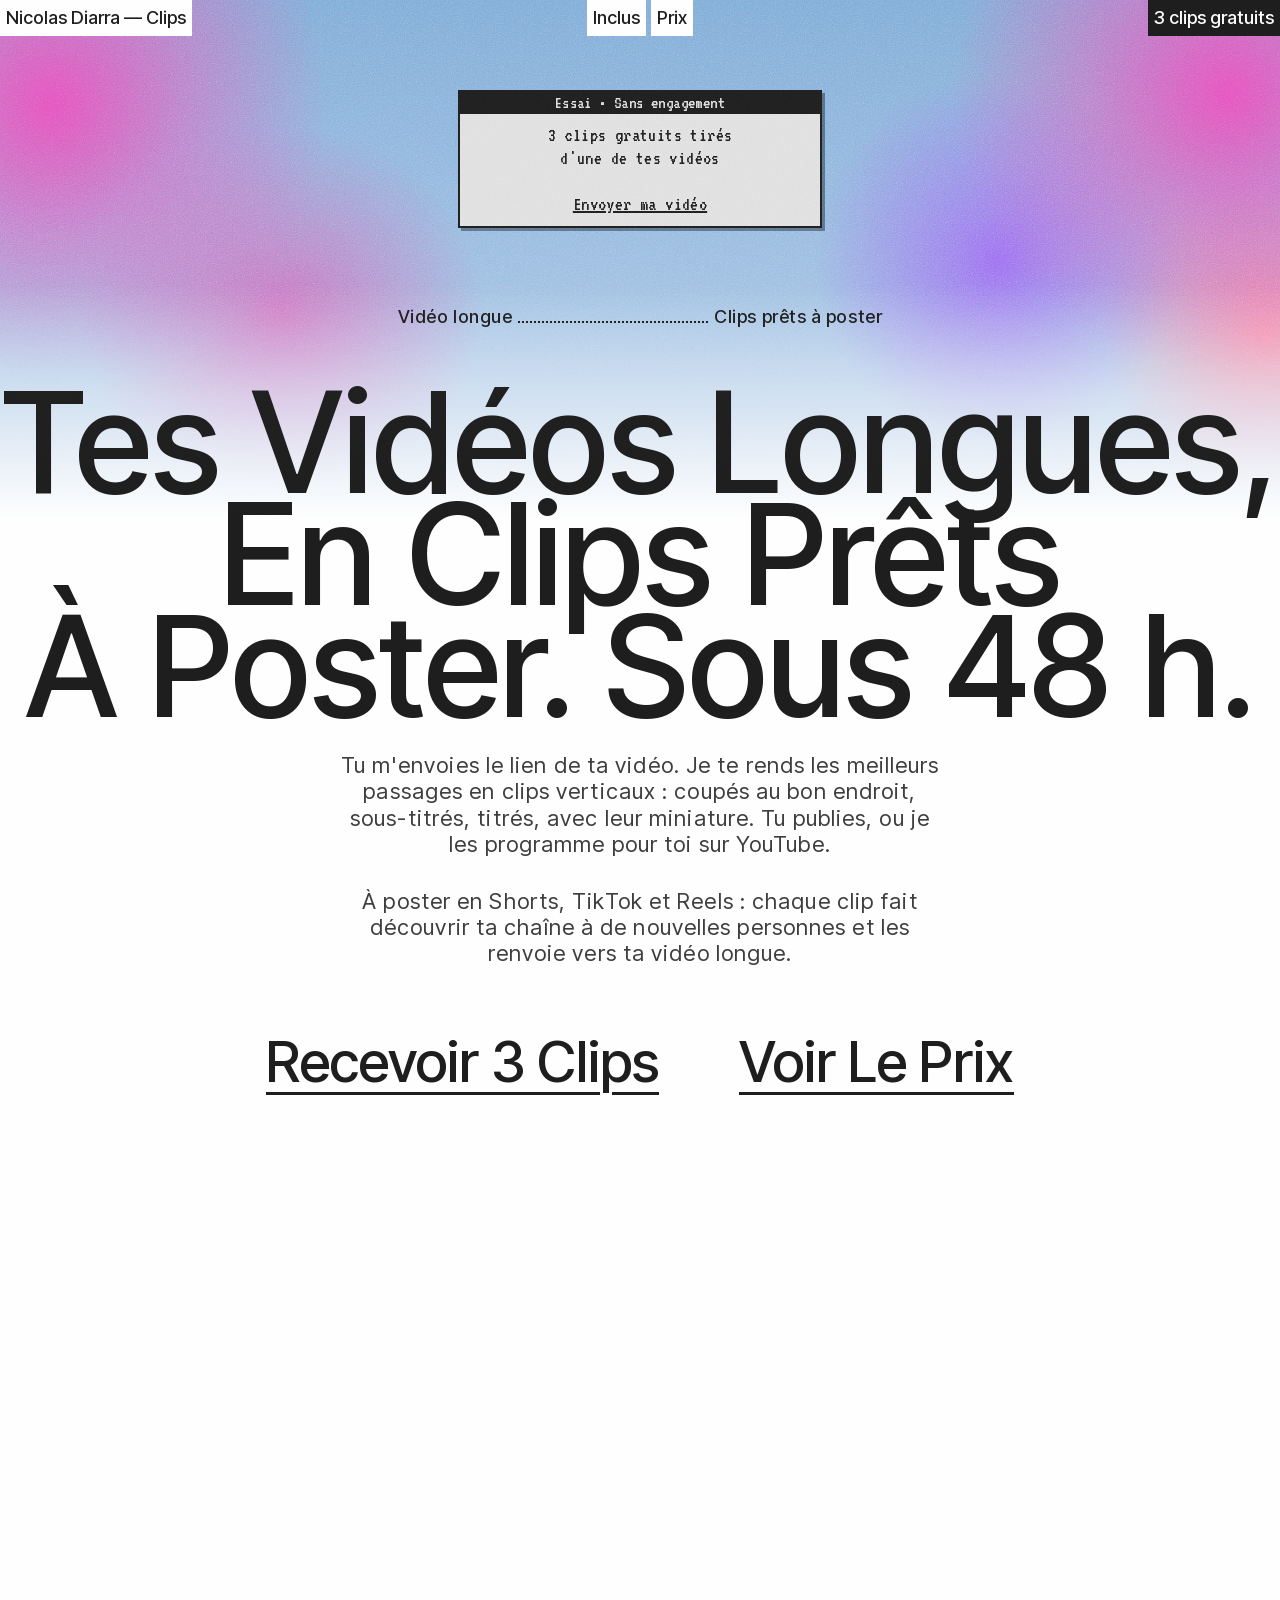
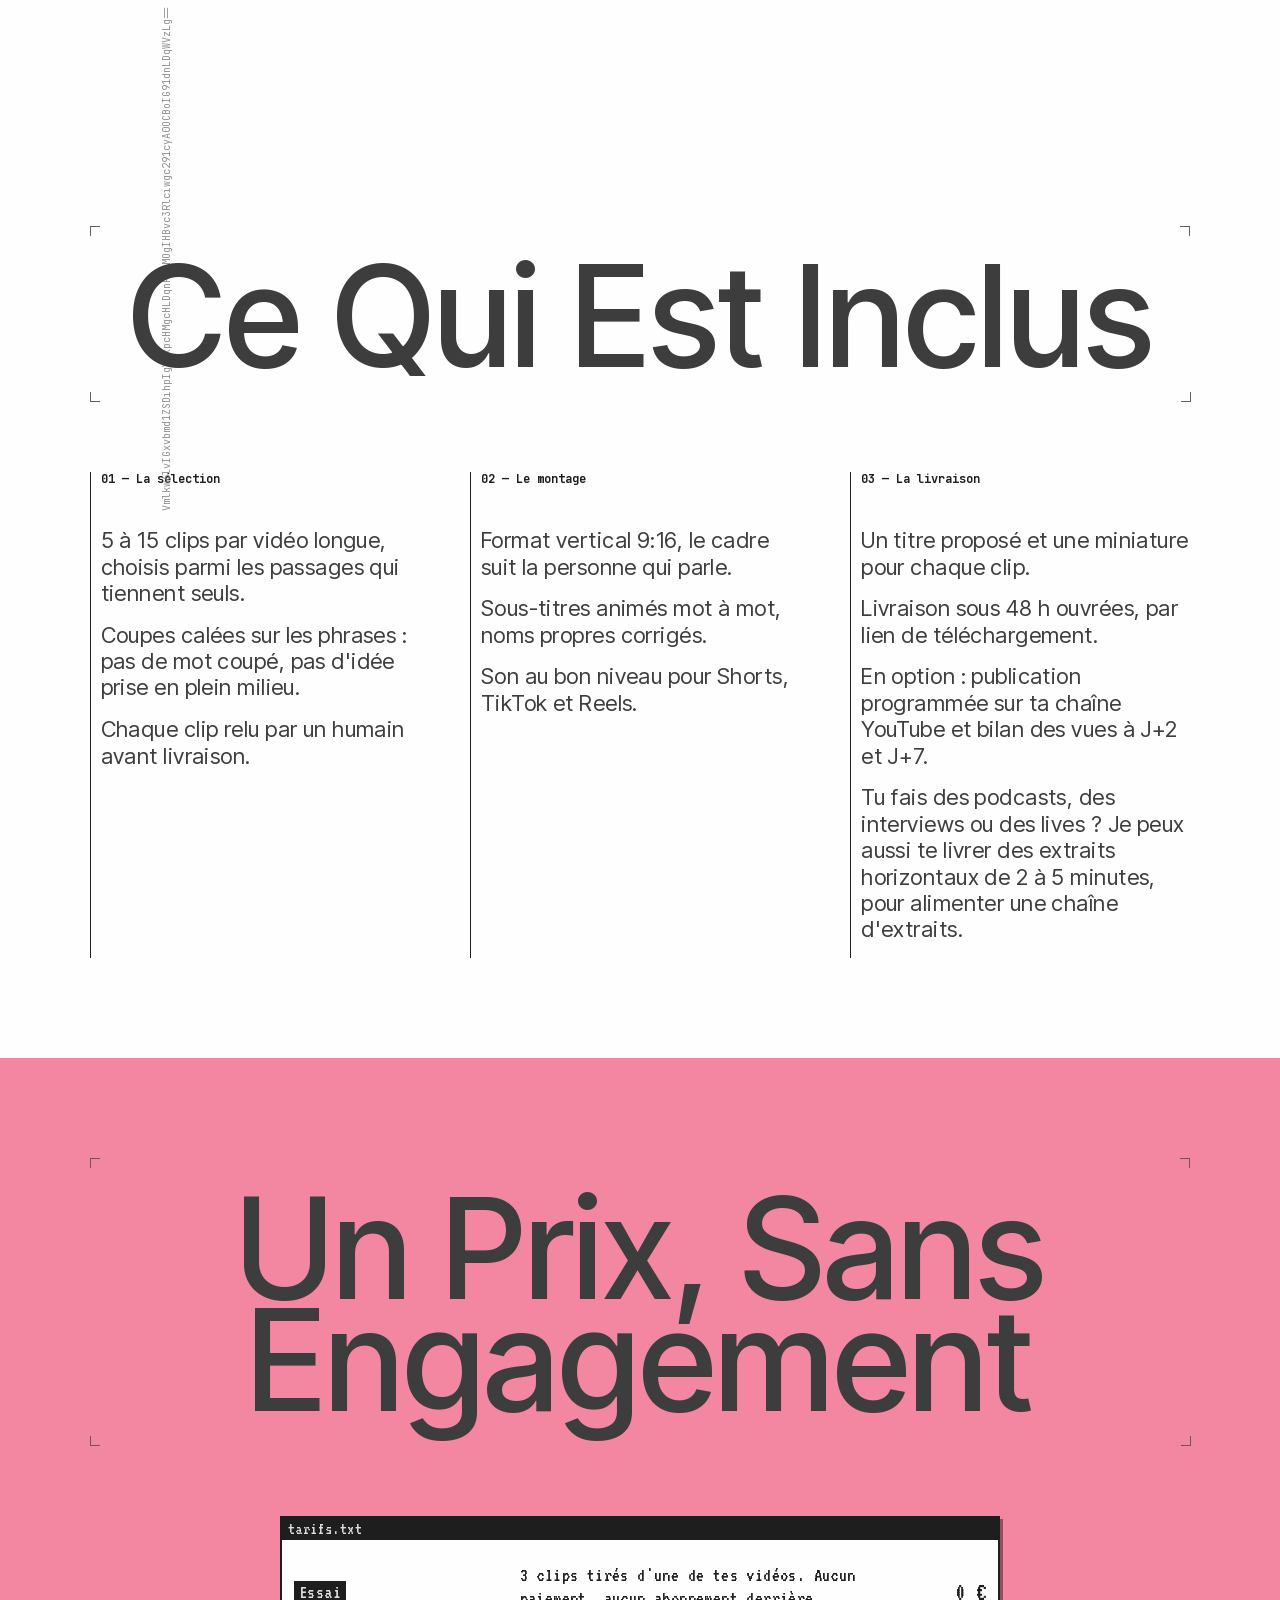
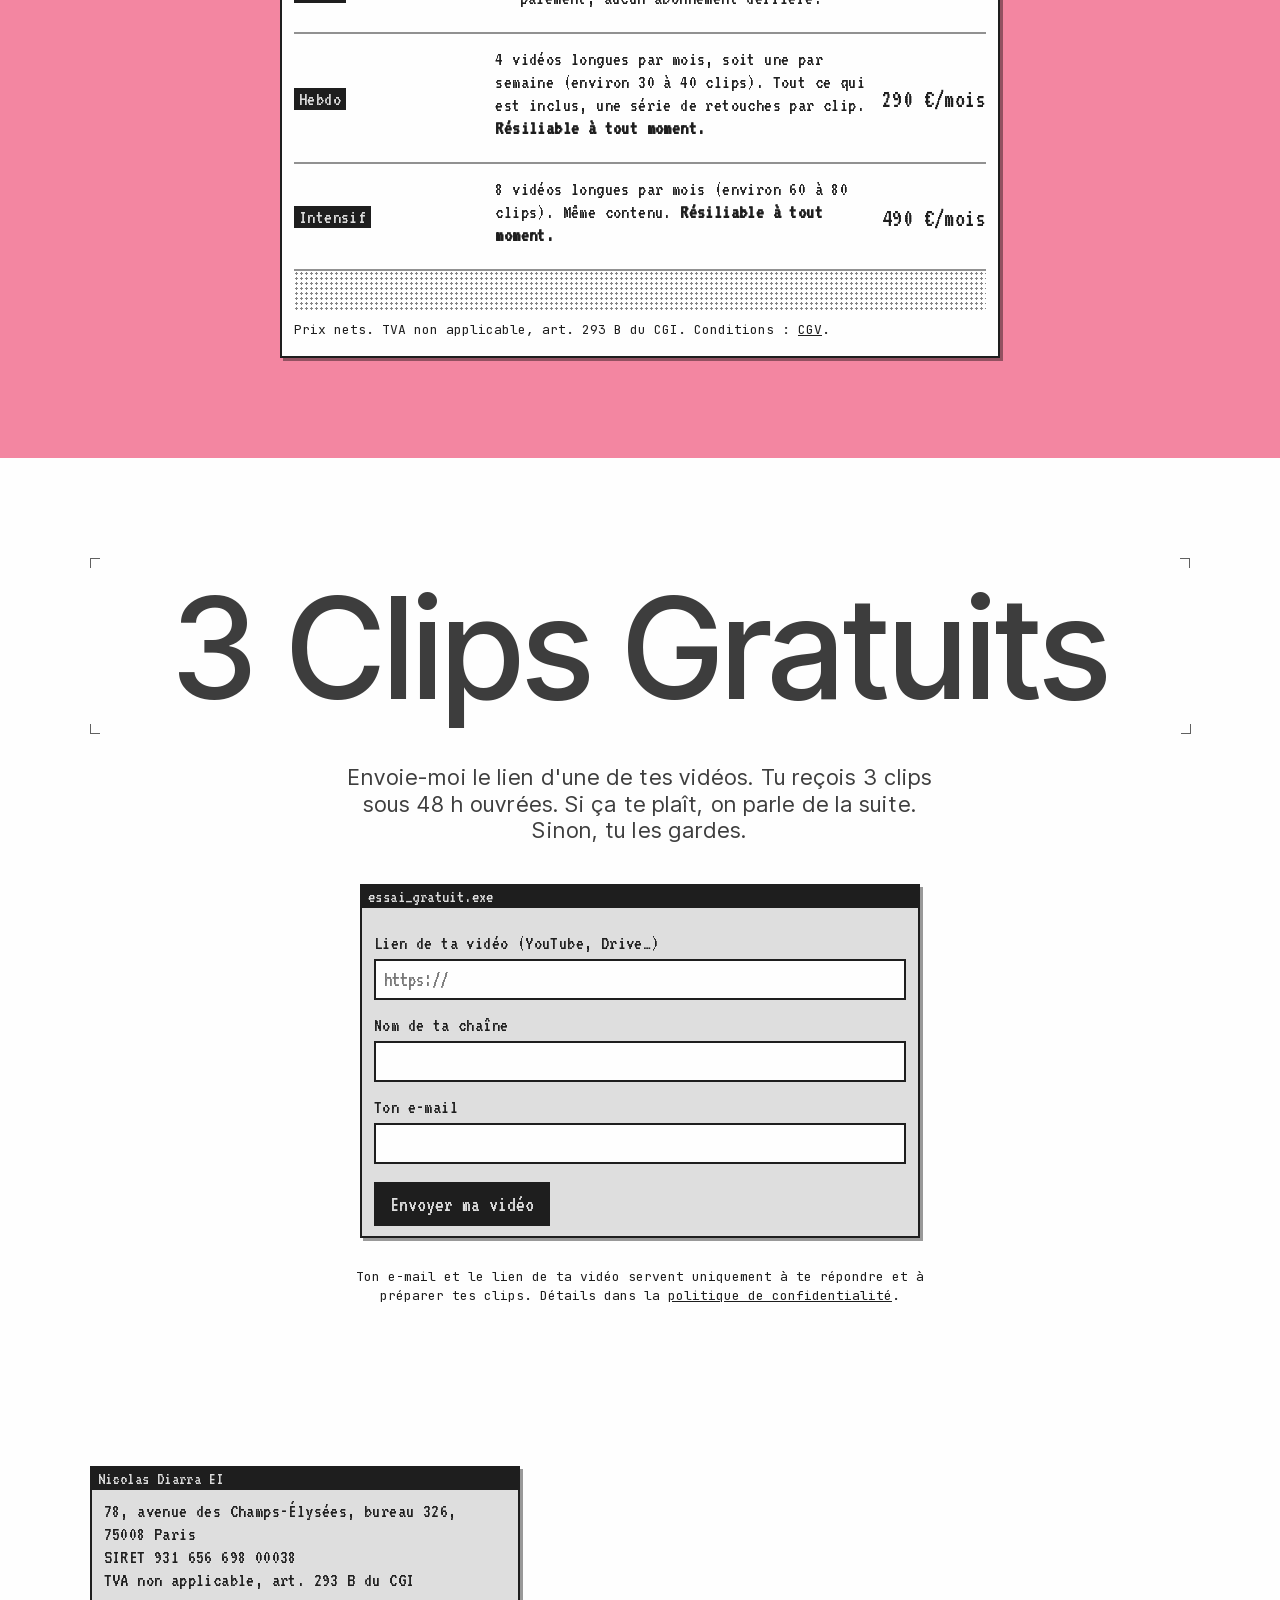
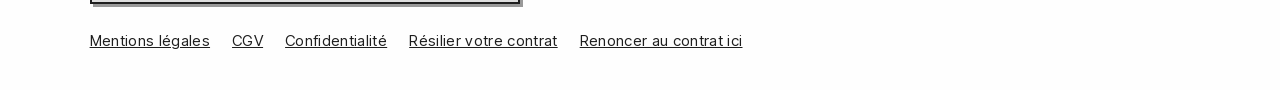
<file: index.html>
<!doctype html>
<html lang="fr">
<head>
  <meta charset="utf-8">
  <meta name="viewport" content="width=device-width, initial-scale=1">
  <meta http-equiv="Content-Security-Policy" content="default-src 'self'; script-src 'self'; style-src 'self'; img-src 'self' data:; font-src 'self'; connect-src https://script.google.com https://script.googleusercontent.com https://formsubmit.co; object-src 'none'; base-uri 'none'; form-action https://script.google.com">
  <meta name="referrer" content="strict-origin-when-cross-origin">
  <title>Tes vidéos longues en clips prêts à poster — Nicolas Diarra</title>
  <meta name="description" content="Clips verticaux sous-titrés, titrés, avec miniature, tirés de tes vidéos longues. Livrés sous 48 h ouvrées. Abonnement sans engagement.">
  <link rel="icon" href="favicon.svg" type="image/svg+xml">
  <link rel="icon" href="favicon.ico" sizes="32x32">
  <link rel="apple-touch-icon" href="apple-touch-icon.png">
  <link rel="stylesheet" href="theme.css">
  <link rel="stylesheet" href="style.css">
</head>
<body>

<header class="nav">
  <div><a href="#">Nicolas Diarra — Clips</a></div>
  <div class="centre">
    <a href="#inclus">Inclus</a>
    <a href="#prix">Prix</a>
  </div>
  <div><a class="noir" href="#essai">3 clips gratuits</a></div>
</header>

<main>

<section class="heros">
  <div class="fenetre">
    <div class="barre">Essai • Sans engagement</div>
    <div class="contenu">3 clips gratuits tirés<br>d'une de tes vidéos<br><br><a href="#essai">Envoyer ma vidéo</a></div>
  </div>

  <p class="pointilles">Vidéo longue <span class="points"></span> Clips prêts à poster</p>

  <h1 class="geant">Tes Vidéos Longues,<br>En Clips Prêts<br>À Poster. Sous 48&nbsp;h.</h1>

  <p class="centre-texte chapeau">Tu m'envoies le lien de ta vidéo. Je te rends les meilleurs passages en clips verticaux : coupés au bon endroit, sous-titrés, titrés, avec leur miniature. Tu publies, ou je les programme pour toi sur YouTube.</p>
  <p class="centre-texte chapeau">À poster en Shorts, TikTok et Reels : chaque clip fait découvrir ta chaîne à de nouvelles personnes et les renvoie vers ta vidéo longue.</p>

  <div class="actions">
    <a class="action" href="#essai">Recevoir 3 Clips</a>
    <a class="action" href="#prix">Voir Le Prix</a>
  </div>

  <span class="vertical" aria-hidden="true">Vmlkw6lvIGxvbmd1ZSDihpIgY2xpcHMgcHLDqnRzIMOgIHBvc3Rlciwgc291cyA0OCBoIG91dnLDqWVzLg==</span>
</section>

<section id="inclus">
  <div class="crochets"><h2 class="grand">Ce Qui Est Inclus</h2></div>

  <div class="colonnes">
    <div class="colonne">
      <span class="mono">01 — La sélection</span>
      <ul>
        <li>5 à 15 clips par vidéo longue, choisis parmi les passages qui tiennent seuls.</li>
        <li>Coupes calées sur les phrases : pas de mot coupé, pas d'idée prise en plein milieu.</li>
        <li>Chaque clip relu par un humain avant livraison.</li>
      </ul>
    </div>
    <div class="colonne">
      <span class="mono">02 — Le montage</span>
      <ul>
        <li>Format vertical 9:16, le cadre suit la personne qui parle.</li>
        <li>Sous-titres animés mot à mot, noms propres corrigés.</li>
        <li>Son au bon niveau pour Shorts, TikTok et Reels.</li>
      </ul>
    </div>
    <div class="colonne">
      <span class="mono">03 — La livraison</span>
      <ul>
        <li>Un titre proposé et une miniature pour chaque clip.</li>
        <li>Livraison sous 48 h ouvrées, par lien de téléchargement.</li>
        <li>En option : publication programmée sur ta chaîne YouTube et bilan des vues à J+2 et J+7.</li>
        <li>Tu fais des podcasts, des interviews ou des lives ? Je peux aussi te livrer des extraits horizontaux de 2 à 5 minutes, pour alimenter une chaîne d'extraits.</li>
      </ul>
    </div>
  </div>
</section>

<section id="prix" class="rose">
  <div class="crochets"><h2 class="grand">Un Prix, Sans Engagement</h2></div>

  <div class="tarifs">
    <div class="fenetre blanche">
      <div class="barre">tarifs.txt</div>
      <div class="contenu">
        <div class="ligne">
          <span><span class="etiquette">Essai</span></span>
          <p>3 clips tirés d'une de tes vidéos. Aucun paiement, aucun abonnement derrière.</p>
          <span class="prix">0 €</span>
        </div>
        <div class="ligne">
          <span><span class="etiquette">Hebdo</span></span>
          <p>4 vidéos longues par mois, soit une par semaine (environ 30 à 40 clips). Tout ce qui est inclus, une série de retouches par clip. <strong>Résiliable à tout moment.</strong></p>
          <span class="prix">290 €/mois</span>
        </div>
        <div class="ligne">
          <span><span class="etiquette">Intensif</span></span>
          <p>8 vidéos longues par mois (environ 60 à 80 clips). Même contenu. <strong>Résiliable à tout moment.</strong></p>
          <span class="prix">490 €/mois</span>
        </div>
        <div class="fin-tableau"></div>
        <p class="note">Prix nets. TVA non applicable, art. 293 B du CGI. Conditions : <a href="cgv.html">CGV</a>.</p>
      </div>
    </div>
  </div>
</section>

<section id="essai">
  <div class="crochets"><h2 class="grand">3 Clips Gratuits</h2></div>
  <p class="centre-texte chapeau">Envoie-moi le lien d'une de tes vidéos. Tu reçois 3 clips sous 48 h ouvrées. Si ça te plaît, on parle de la suite. Sinon, tu les gardes.</p>
  <form class="fenetre formulaire" action="https://script.google.com/macros/s/AKfycbx_3Bza--3qeglQnAwqfAJykwMpxNwVE5ojVOMFkwlNm9lgNB2DnLyvJPpAOR9UVw66/exec" method="POST" data-type="essai">
    <div class="barre">essai_gratuit.exe</div>
    <div class="contenu">
      <!-- Piège à robots : champ invisible, un humain ne le remplit jamais (l'envoi est alors ignoré). -->
      <input class="piege" type="text" name="_honey" tabindex="-1" autocomplete="off" aria-hidden="true">
      <label for="essai-video">Lien de ta vidéo (YouTube, Drive…)</label>
      <input id="essai-video" name="video" type="url" required placeholder="https://" maxlength="500" autocomplete="url">
      <label for="essai-chaine">Nom de ta chaîne</label>
      <input id="essai-chaine" name="chaine" type="text" required maxlength="120" autocomplete="organization">
      <label for="essai-email">Ton e-mail</label>
      <input id="essai-email" name="email" type="email" required maxlength="254" autocomplete="email">
      <button class="bouton-terminal" type="submit">Envoyer ma vidéo</button>
    </div>
  </form>
  <p class="centre-texte note">Ton e-mail et le lien de ta vidéo servent uniquement à te répondre et à préparer tes clips. Détails dans la <a href="confidentialite.html">politique de confidentialité</a>.</p>
</section>

</main>

<footer>
  <div class="fenetre">
    <div class="barre">Nicolas Diarra EI</div>
    <div class="contenu">78, avenue des Champs-Élysées, bureau 326, 75008 Paris<br>SIRET 931 656 698 00038<br>TVA non applicable, art. 293 B du CGI</div>
  </div>
  <nav>
    <a href="mentions-legales.html">Mentions légales</a>
    <a href="cgv.html">CGV</a>
    <a href="confidentialite.html">Confidentialité</a>
    <a href="resilier.html">Résilier votre contrat</a>
    <a href="retractation.html">Renoncer au contrat ici</a>
  </nav>
</footer>

<script src="formulaires.js" defer></script>
</body>
</html>
</file>
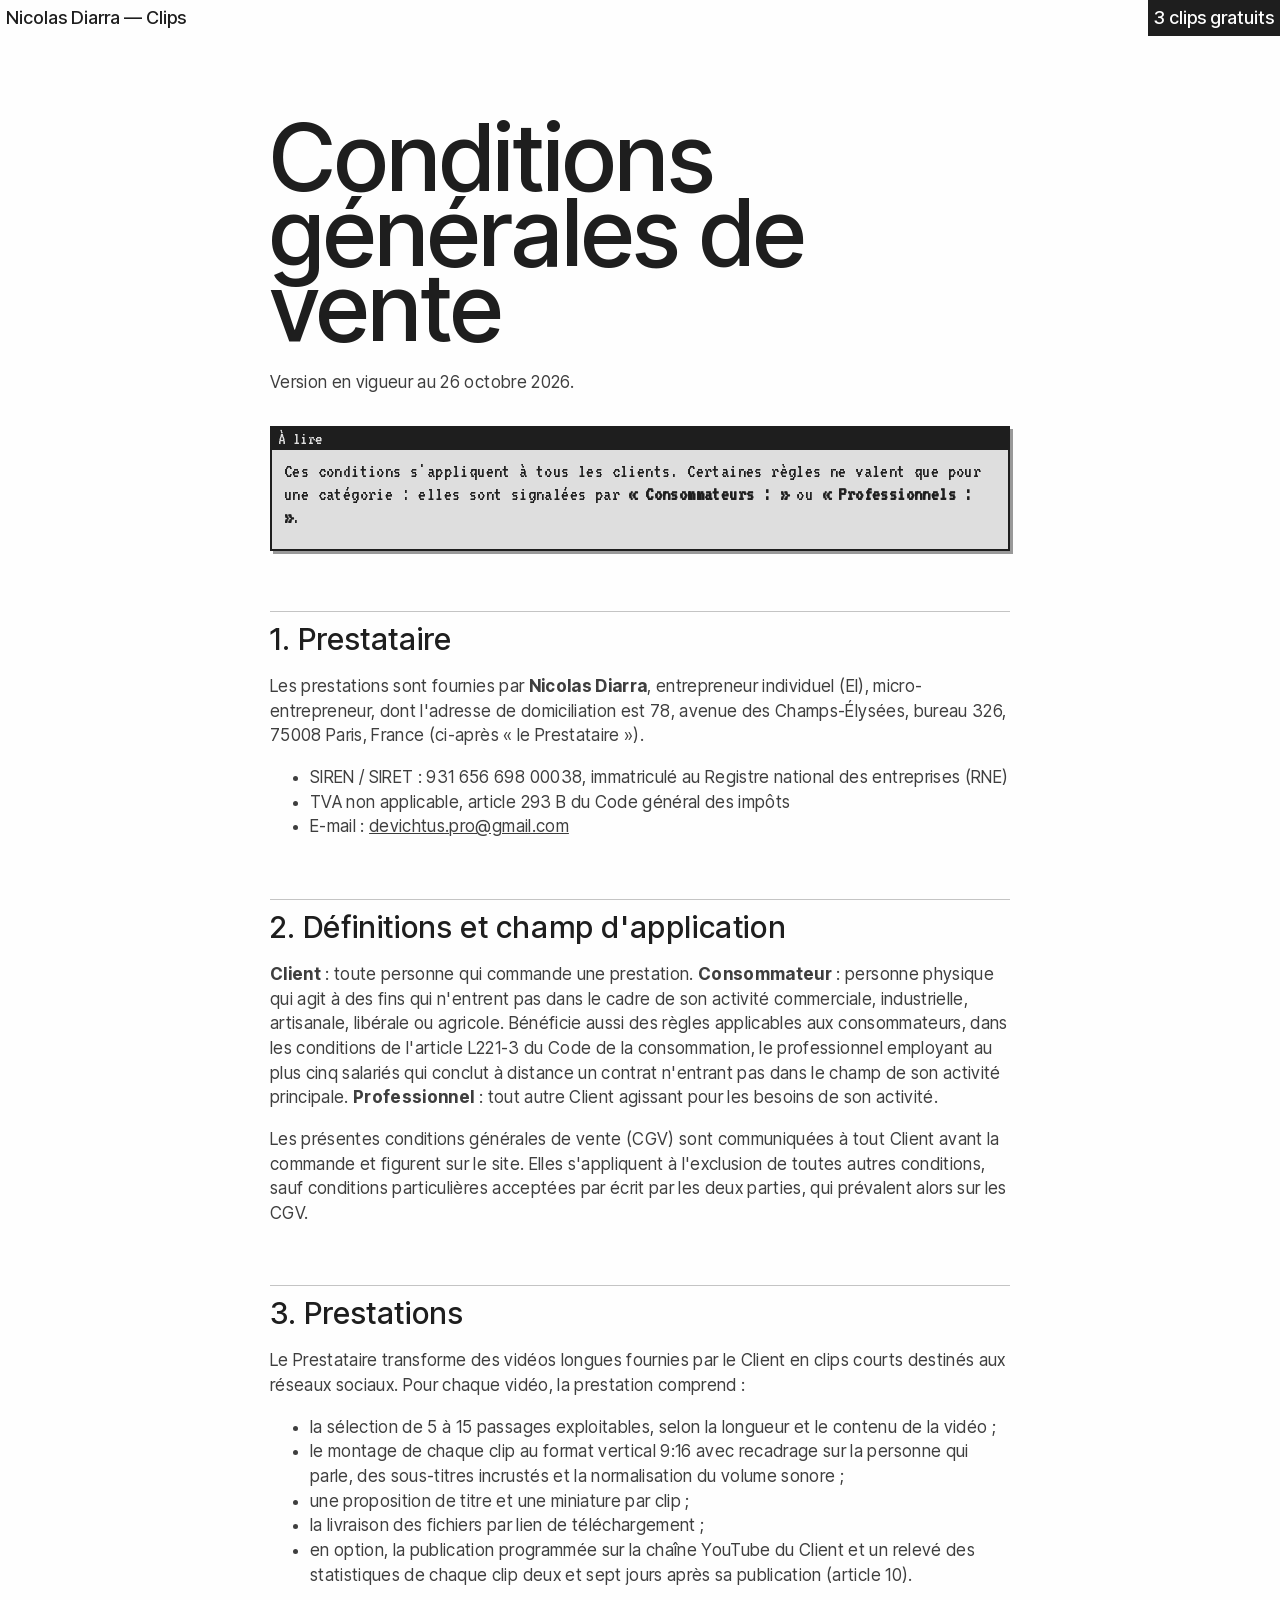
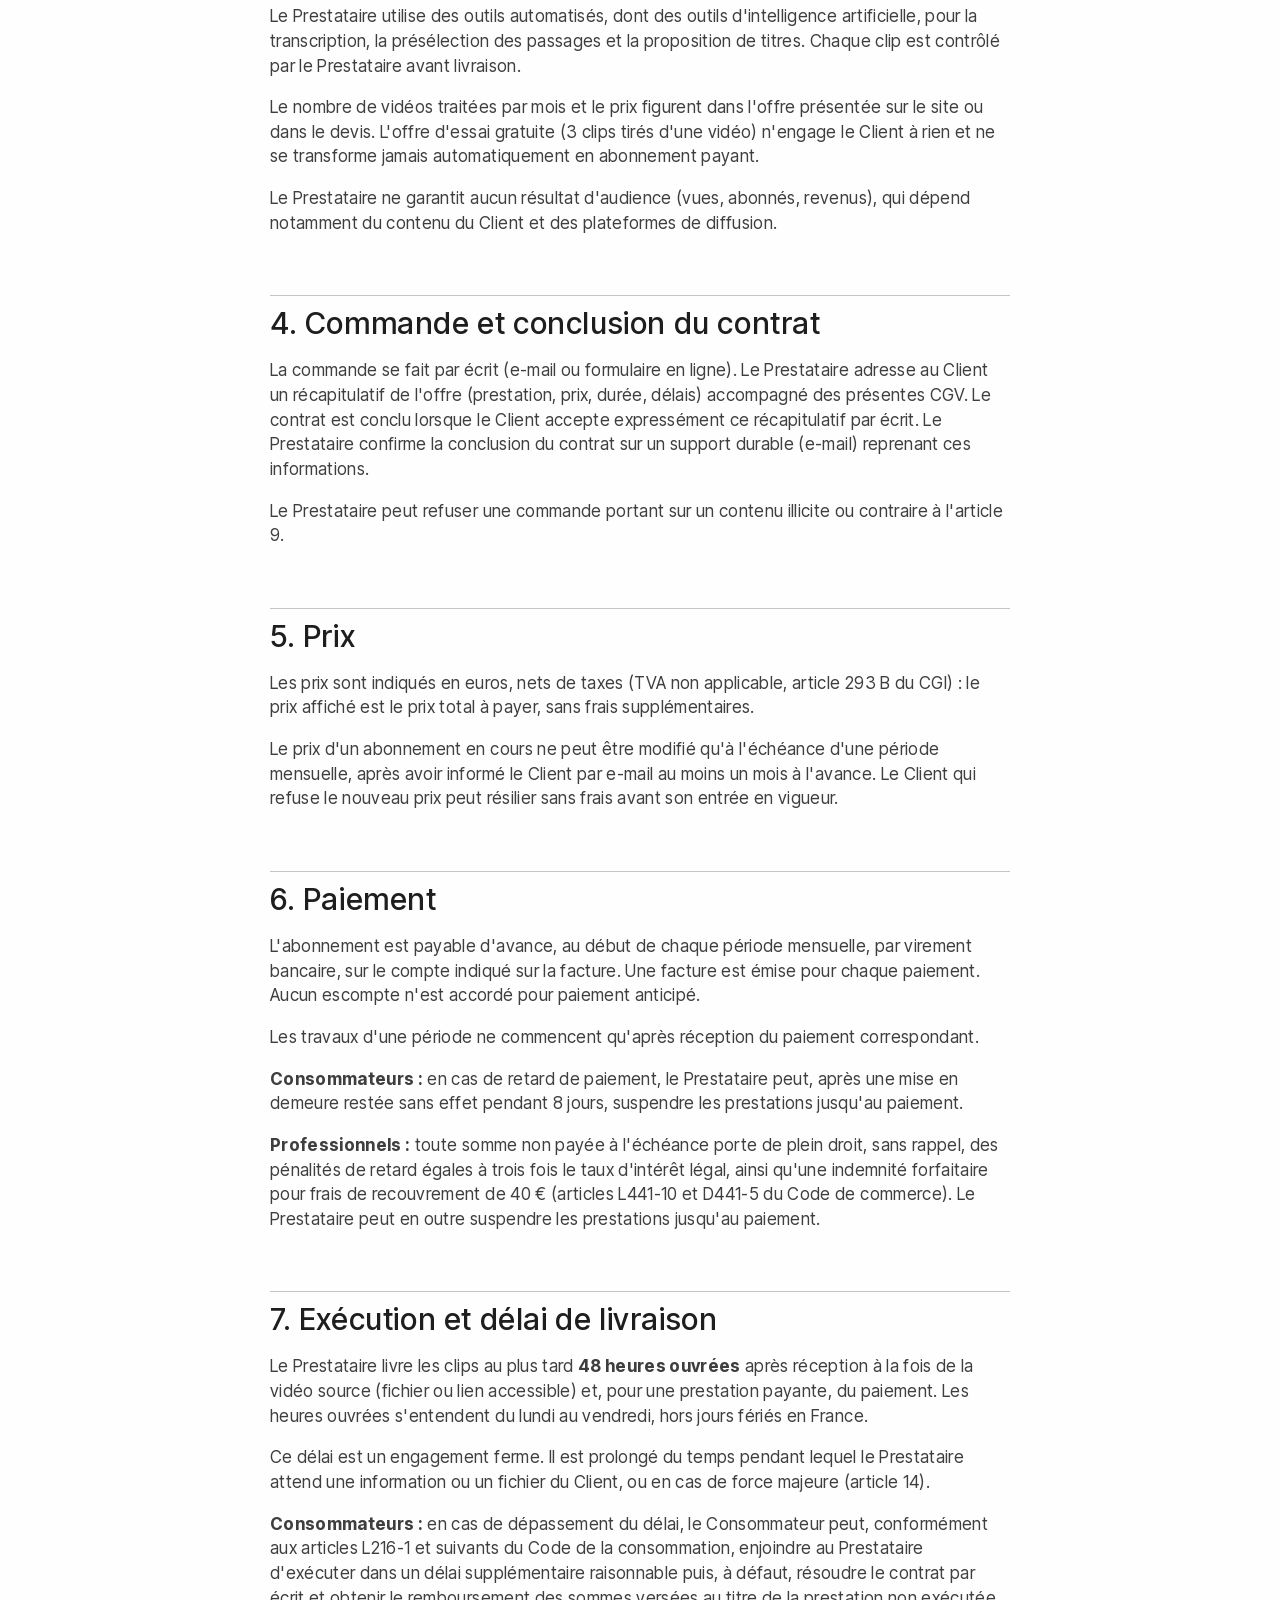
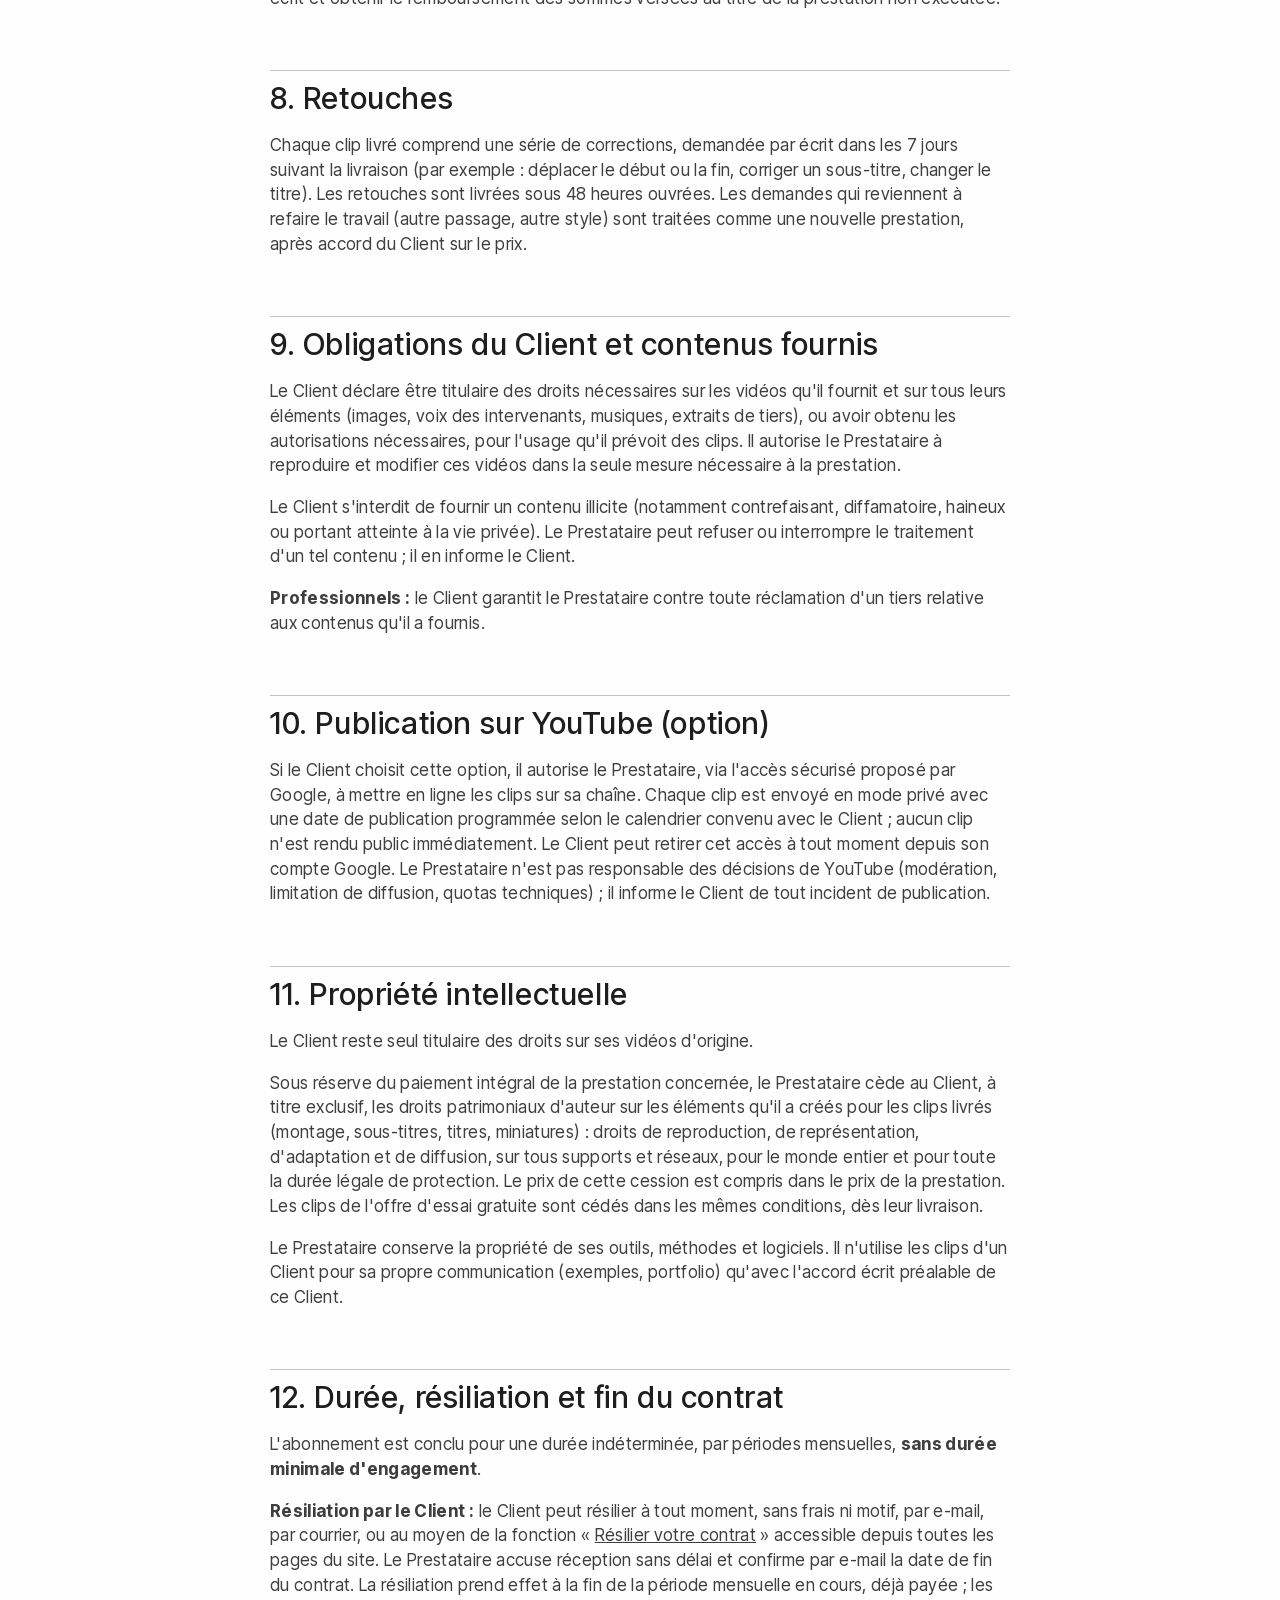
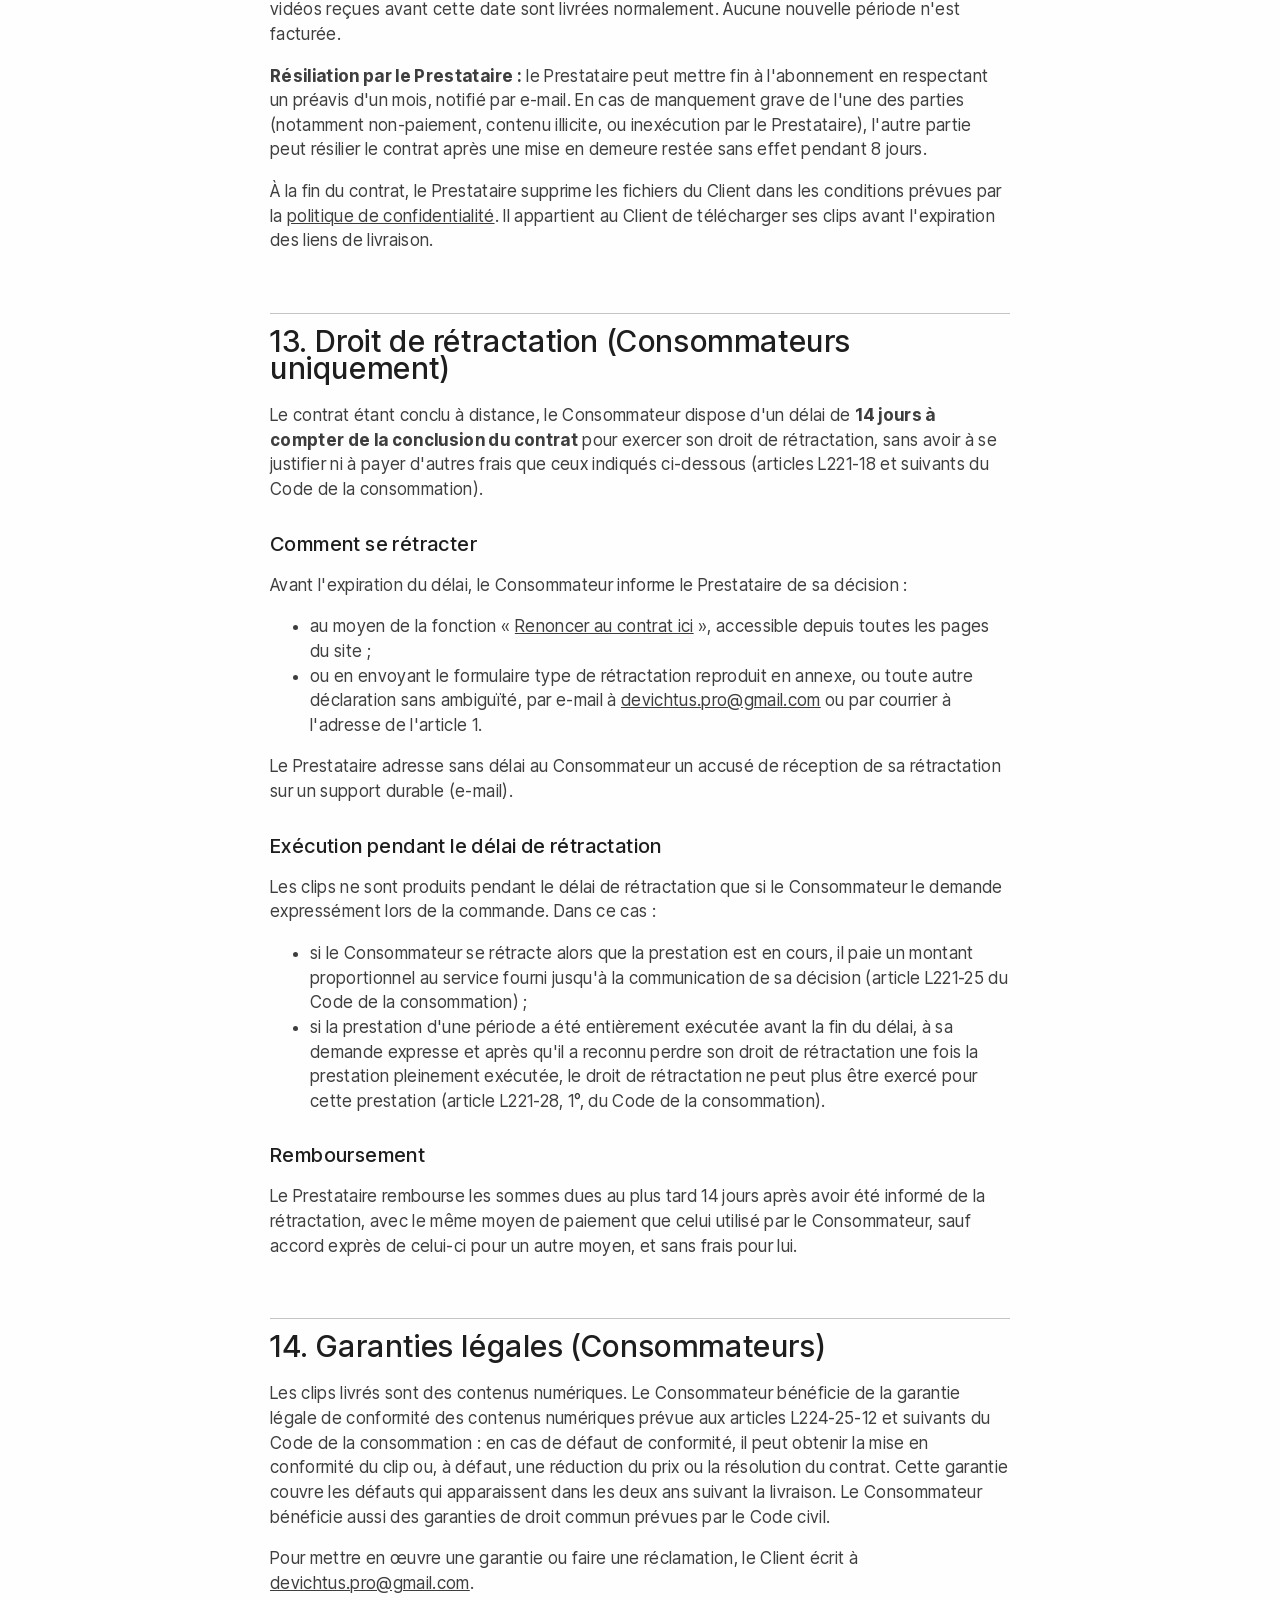
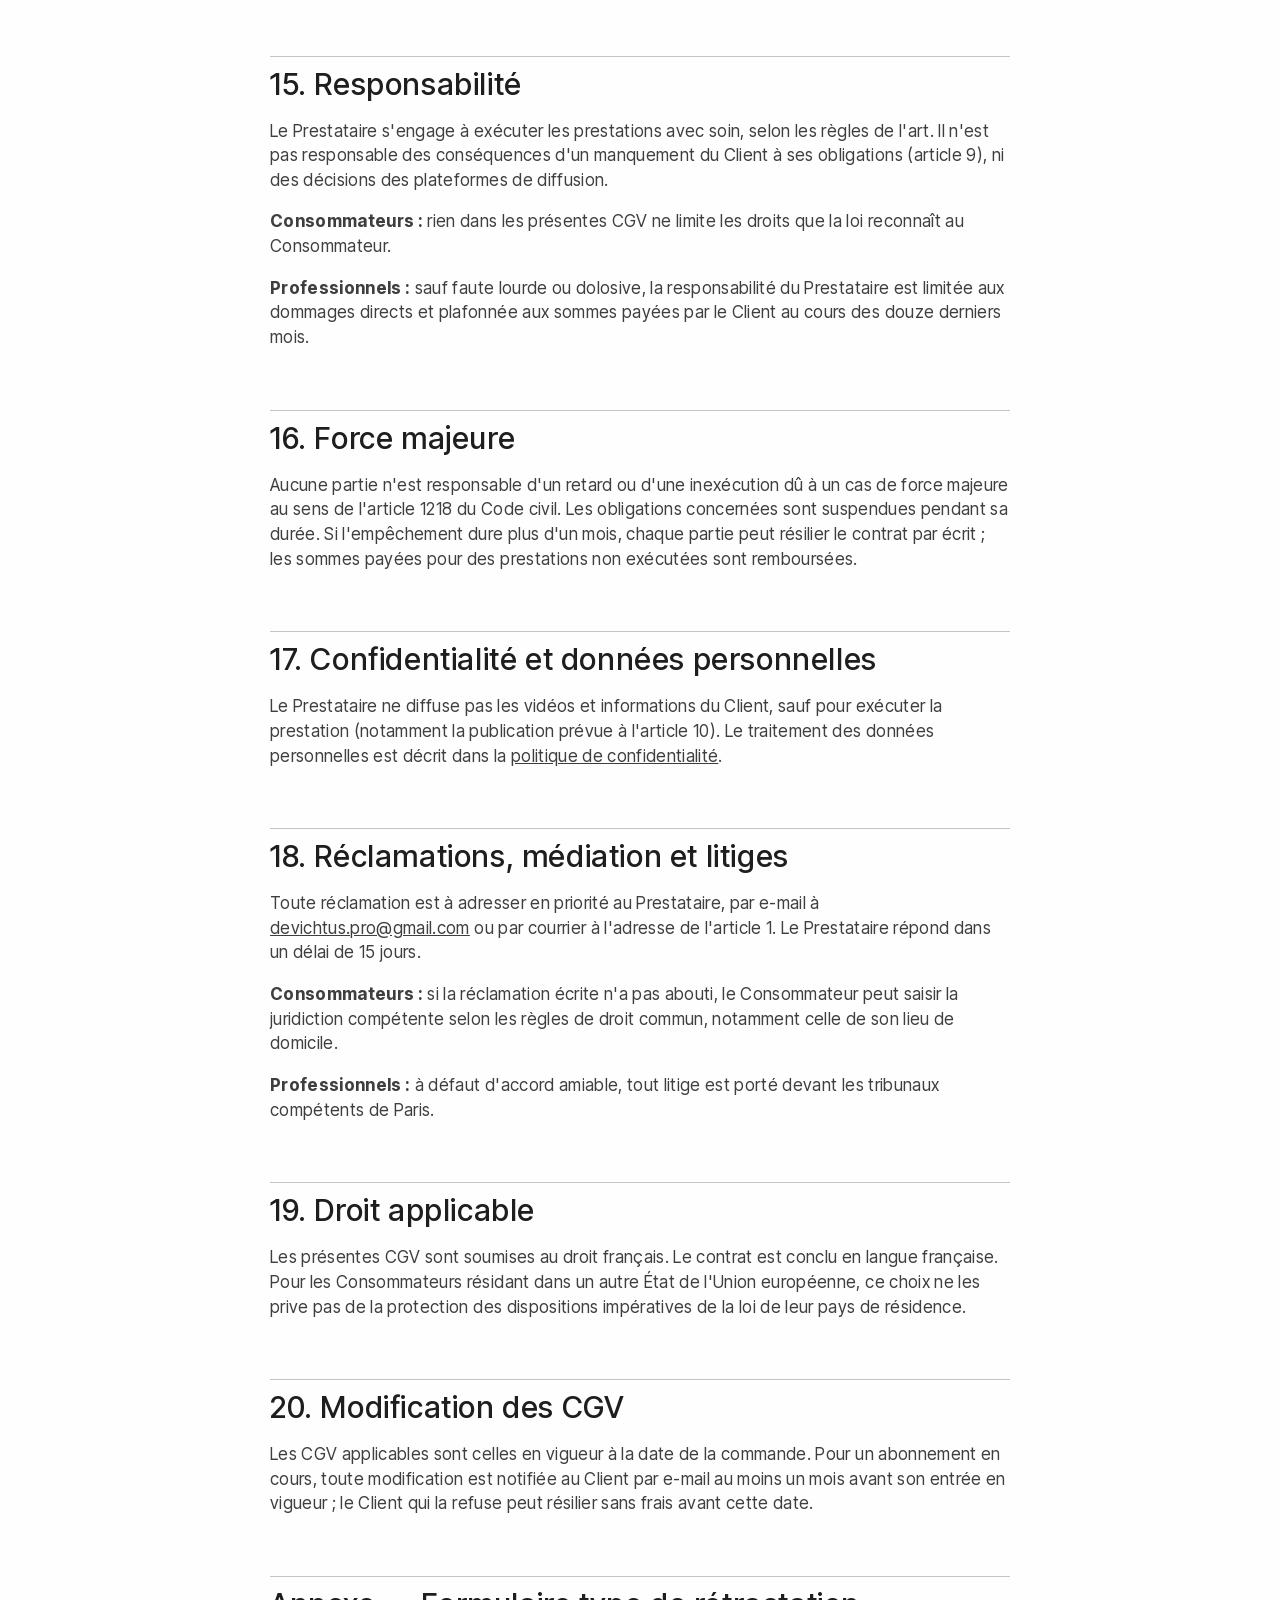
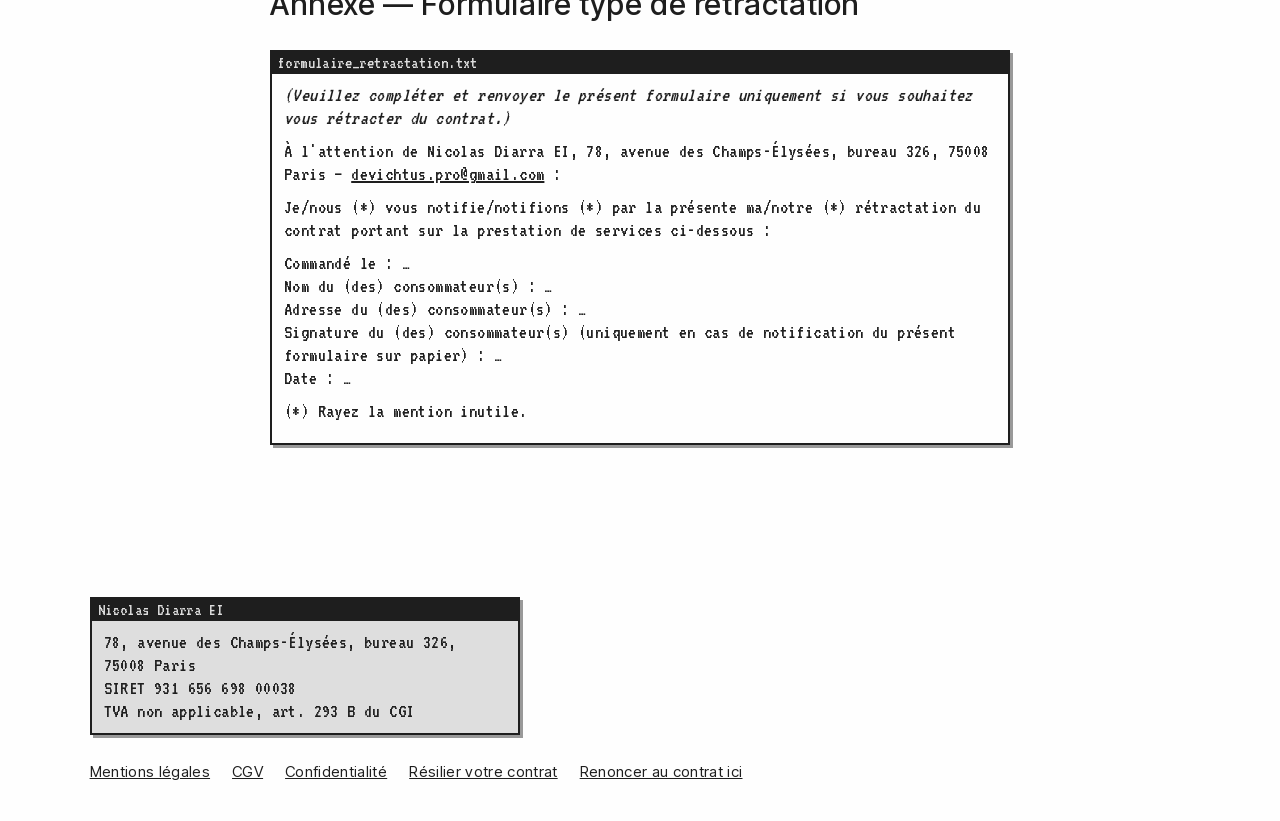
<file: cgv.html>
<!doctype html>
<html lang="fr">
<head>
  <meta charset="utf-8">
  <meta name="viewport" content="width=device-width, initial-scale=1">
  <meta http-equiv="Content-Security-Policy" content="default-src 'self'; script-src 'self'; style-src 'self'; img-src 'self' data:; font-src 'self'; connect-src https://script.google.com https://script.googleusercontent.com https://formsubmit.co; object-src 'none'; base-uri 'none'; form-action https://script.google.com">
  <meta name="referrer" content="strict-origin-when-cross-origin">
  <title>Conditions générales de vente — Nicolas Diarra EI</title>
  <link rel="icon" href="favicon.svg" type="image/svg+xml">
  <link rel="icon" href="favicon.ico" sizes="32x32">
  <link rel="apple-touch-icon" href="apple-touch-icon.png">
  <link rel="stylesheet" href="theme.css">
  <link rel="stylesheet" href="style.css">
</head>
<body>

<header class="nav">
  <div><a href="index.html">Nicolas Diarra — Clips</a></div>
  <div><a class="noir" href="index.html#essai">3 clips gratuits</a></div>
</header>

<main class="juridique">
  <h1>Conditions générales de vente</h1>
  <p>Version en vigueur au 26 octobre 2026.</p>

  <div class="fenetre"><div class="barre">À lire</div><div class="contenu">
    <p>Ces conditions s'appliquent à tous les clients. Certaines règles ne valent que pour une catégorie : elles sont signalées par <strong>« Consommateurs : »</strong> ou <strong>« Professionnels : »</strong>.</p>
  </div></div>

  <h2>1. Prestataire</h2>
  <p>Les prestations sont fournies par <strong>Nicolas Diarra</strong>, entrepreneur individuel (EI), micro-entrepreneur, dont l'adresse de domiciliation est 78, avenue des Champs-Élysées, bureau 326, 75008 Paris, France (ci-après « le Prestataire »).</p>
  <ul>
    <li>SIREN / SIRET : 931 656 698 00038, immatriculé au Registre national des entreprises (RNE)</li>
    <li>TVA non applicable, article 293 B du Code général des impôts</li>
    <li>E-mail : <a href="mailto:devichtus.pro@gmail.com">devichtus.pro@gmail.com</a></li>
  </ul>

  <h2>2. Définitions et champ d'application</h2>
  <p><strong>Client</strong> : toute personne qui commande une prestation. <strong>Consommateur</strong> : personne physique qui agit à des fins qui n'entrent pas dans le cadre de son activité commerciale, industrielle, artisanale, libérale ou agricole. Bénéficie aussi des règles applicables aux consommateurs, dans les conditions de l'article L221-3 du Code de la consommation, le professionnel employant au plus cinq salariés qui conclut à distance un contrat n'entrant pas dans le champ de son activité principale. <strong>Professionnel</strong> : tout autre Client agissant pour les besoins de son activité.</p>
  <p>Les présentes conditions générales de vente (CGV) sont communiquées à tout Client avant la commande et figurent sur le site. Elles s'appliquent à l'exclusion de toutes autres conditions, sauf conditions particulières acceptées par écrit par les deux parties, qui prévalent alors sur les CGV.</p>

  <h2>3. Prestations</h2>
  <p>Le Prestataire transforme des vidéos longues fournies par le Client en clips courts destinés aux réseaux sociaux. Pour chaque vidéo, la prestation comprend :</p>
  <ul>
    <li>la sélection de 5 à 15 passages exploitables, selon la longueur et le contenu de la vidéo ;</li>
    <li>le montage de chaque clip au format vertical 9:16 avec recadrage sur la personne qui parle, des sous-titres incrustés et la normalisation du volume sonore ;</li>
    <li>une proposition de titre et une miniature par clip ;</li>
    <li>la livraison des fichiers par lien de téléchargement ;</li>
    <li>en option, la publication programmée sur la chaîne YouTube du Client et un relevé des statistiques de chaque clip deux et sept jours après sa publication (article 10).</li>
  </ul>
  <p>Le Prestataire utilise des outils automatisés, dont des outils d'intelligence artificielle, pour la transcription, la présélection des passages et la proposition de titres. Chaque clip est contrôlé par le Prestataire avant livraison.</p>
  <p>Le nombre de vidéos traitées par mois et le prix figurent dans l'offre présentée sur le site ou dans le devis. L'offre d'essai gratuite (3 clips tirés d'une vidéo) n'engage le Client à rien et ne se transforme jamais automatiquement en abonnement payant.</p>
  <p>Le Prestataire ne garantit aucun résultat d'audience (vues, abonnés, revenus), qui dépend notamment du contenu du Client et des plateformes de diffusion.</p>

  <h2>4. Commande et conclusion du contrat</h2>
  <p>La commande se fait par écrit (e-mail ou formulaire en ligne). Le Prestataire adresse au Client un récapitulatif de l'offre (prestation, prix, durée, délais) accompagné des présentes CGV. Le contrat est conclu lorsque le Client accepte expressément ce récapitulatif par écrit. Le Prestataire confirme la conclusion du contrat sur un support durable (e-mail) reprenant ces informations.</p>
  <p>Le Prestataire peut refuser une commande portant sur un contenu illicite ou contraire à l'article 9.</p>

  <h2>5. Prix</h2>
  <p>Les prix sont indiqués en euros, nets de taxes (TVA non applicable, article 293 B du CGI) : le prix affiché est le prix total à payer, sans frais supplémentaires.</p>
  <p>Le prix d'un abonnement en cours ne peut être modifié qu'à l'échéance d'une période mensuelle, après avoir informé le Client par e-mail au moins un mois à l'avance. Le Client qui refuse le nouveau prix peut résilier sans frais avant son entrée en vigueur.</p>

  <h2>6. Paiement</h2>
  <p>L'abonnement est payable d'avance, au début de chaque période mensuelle, par virement bancaire, sur le compte indiqué sur la facture. Une facture est émise pour chaque paiement. Aucun escompte n'est accordé pour paiement anticipé.</p>
  <p>Les travaux d'une période ne commencent qu'après réception du paiement correspondant.</p>
  <p><strong>Consommateurs :</strong> en cas de retard de paiement, le Prestataire peut, après une mise en demeure restée sans effet pendant 8 jours, suspendre les prestations jusqu'au paiement.</p>
  <p><strong>Professionnels :</strong> toute somme non payée à l'échéance porte de plein droit, sans rappel, des pénalités de retard égales à trois fois le taux d'intérêt légal, ainsi qu'une indemnité forfaitaire pour frais de recouvrement de 40 € (articles L441-10 et D441-5 du Code de commerce). Le Prestataire peut en outre suspendre les prestations jusqu'au paiement.</p>

  <h2>7. Exécution et délai de livraison</h2>
  <p>Le Prestataire livre les clips au plus tard <strong>48 heures ouvrées</strong> après réception à la fois de la vidéo source (fichier ou lien accessible) et, pour une prestation payante, du paiement. Les heures ouvrées s'entendent du lundi au vendredi, hors jours fériés en France.</p>
  <p>Ce délai est un engagement ferme. Il est prolongé du temps pendant lequel le Prestataire attend une information ou un fichier du Client, ou en cas de force majeure (article 14).</p>
  <p><strong>Consommateurs :</strong> en cas de dépassement du délai, le Consommateur peut, conformément aux articles L216-1 et suivants du Code de la consommation, enjoindre au Prestataire d'exécuter dans un délai supplémentaire raisonnable puis, à défaut, résoudre le contrat par écrit et obtenir le remboursement des sommes versées au titre de la prestation non exécutée.</p>

  <h2>8. Retouches</h2>
  <p>Chaque clip livré comprend une série de corrections, demandée par écrit dans les 7 jours suivant la livraison (par exemple : déplacer le début ou la fin, corriger un sous-titre, changer le titre). Les retouches sont livrées sous 48 heures ouvrées. Les demandes qui reviennent à refaire le travail (autre passage, autre style) sont traitées comme une nouvelle prestation, après accord du Client sur le prix.</p>

  <h2>9. Obligations du Client et contenus fournis</h2>
  <p>Le Client déclare être titulaire des droits nécessaires sur les vidéos qu'il fournit et sur tous leurs éléments (images, voix des intervenants, musiques, extraits de tiers), ou avoir obtenu les autorisations nécessaires, pour l'usage qu'il prévoit des clips. Il autorise le Prestataire à reproduire et modifier ces vidéos dans la seule mesure nécessaire à la prestation.</p>
  <p>Le Client s'interdit de fournir un contenu illicite (notamment contrefaisant, diffamatoire, haineux ou portant atteinte à la vie privée). Le Prestataire peut refuser ou interrompre le traitement d'un tel contenu ; il en informe le Client.</p>
  <p><strong>Professionnels :</strong> le Client garantit le Prestataire contre toute réclamation d'un tiers relative aux contenus qu'il a fournis.</p>

  <h2>10. Publication sur YouTube (option)</h2>
  <p>Si le Client choisit cette option, il autorise le Prestataire, via l'accès sécurisé proposé par Google, à mettre en ligne les clips sur sa chaîne. Chaque clip est envoyé en mode privé avec une date de publication programmée selon le calendrier convenu avec le Client ; aucun clip n'est rendu public immédiatement. Le Client peut retirer cet accès à tout moment depuis son compte Google. Le Prestataire n'est pas responsable des décisions de YouTube (modération, limitation de diffusion, quotas techniques) ; il informe le Client de tout incident de publication.</p>

  <h2>11. Propriété intellectuelle</h2>
  <p>Le Client reste seul titulaire des droits sur ses vidéos d'origine.</p>
  <p>Sous réserve du paiement intégral de la prestation concernée, le Prestataire cède au Client, à titre exclusif, les droits patrimoniaux d'auteur sur les éléments qu'il a créés pour les clips livrés (montage, sous-titres, titres, miniatures) : droits de reproduction, de représentation, d'adaptation et de diffusion, sur tous supports et réseaux, pour le monde entier et pour toute la durée légale de protection. Le prix de cette cession est compris dans le prix de la prestation. Les clips de l'offre d'essai gratuite sont cédés dans les mêmes conditions, dès leur livraison.</p>
  <p>Le Prestataire conserve la propriété de ses outils, méthodes et logiciels. Il n'utilise les clips d'un Client pour sa propre communication (exemples, portfolio) qu'avec l'accord écrit préalable de ce Client.</p>

  <h2>12. Durée, résiliation et fin du contrat</h2>
  <p>L'abonnement est conclu pour une durée indéterminée, par périodes mensuelles, <strong>sans durée minimale d'engagement</strong>.</p>
  <p><strong>Résiliation par le Client :</strong> le Client peut résilier à tout moment, sans frais ni motif, par e-mail, par courrier, ou au moyen de la fonction « <a href="resilier.html">Résilier votre contrat</a> » accessible depuis toutes les pages du site. Le Prestataire accuse réception sans délai et confirme par e-mail la date de fin du contrat. La résiliation prend effet à la fin de la période mensuelle en cours, déjà payée ; les vidéos reçues avant cette date sont livrées normalement. Aucune nouvelle période n'est facturée.</p>
  <p><strong>Résiliation par le Prestataire :</strong> le Prestataire peut mettre fin à l'abonnement en respectant un préavis d'un mois, notifié par e-mail. En cas de manquement grave de l'une des parties (notamment non-paiement, contenu illicite, ou inexécution par le Prestataire), l'autre partie peut résilier le contrat après une mise en demeure restée sans effet pendant 8 jours.</p>
  <p>À la fin du contrat, le Prestataire supprime les fichiers du Client dans les conditions prévues par la <a href="confidentialite.html">politique de confidentialité</a>. Il appartient au Client de télécharger ses clips avant l'expiration des liens de livraison.</p>

  <h2>13. Droit de rétractation (Consommateurs uniquement)</h2>
  <p>Le contrat étant conclu à distance, le Consommateur dispose d'un délai de <strong>14 jours à compter de la conclusion du contrat</strong> pour exercer son droit de rétractation, sans avoir à se justifier ni à payer d'autres frais que ceux indiqués ci-dessous (articles L221-18 et suivants du Code de la consommation).</p>
  <h3>Comment se rétracter</h3>
  <p>Avant l'expiration du délai, le Consommateur informe le Prestataire de sa décision :</p>
  <ul>
    <li>au moyen de la fonction « <a href="retractation.html">Renoncer au contrat ici</a> », accessible depuis toutes les pages du site ; </li>
    <li>ou en envoyant le formulaire type de rétractation reproduit en annexe, ou toute autre déclaration sans ambiguïté, par e-mail à <a href="mailto:devichtus.pro@gmail.com">devichtus.pro@gmail.com</a> ou par courrier à l'adresse de l'article 1.</li>
  </ul>
  <p>Le Prestataire adresse sans délai au Consommateur un accusé de réception de sa rétractation sur un support durable (e-mail).</p>
  <h3>Exécution pendant le délai de rétractation</h3>
  <p>Les clips ne sont produits pendant le délai de rétractation que si le Consommateur le demande expressément lors de la commande. Dans ce cas :</p>
  <ul>
    <li>si le Consommateur se rétracte alors que la prestation est en cours, il paie un montant proportionnel au service fourni jusqu'à la communication de sa décision (article L221-25 du Code de la consommation) ;</li>
    <li>si la prestation d'une période a été entièrement exécutée avant la fin du délai, à sa demande expresse et après qu'il a reconnu perdre son droit de rétractation une fois la prestation pleinement exécutée, le droit de rétractation ne peut plus être exercé pour cette prestation (article L221-28, 1°, du Code de la consommation).</li>
  </ul>
  <h3>Remboursement</h3>
  <p>Le Prestataire rembourse les sommes dues au plus tard 14 jours après avoir été informé de la rétractation, avec le même moyen de paiement que celui utilisé par le Consommateur, sauf accord exprès de celui-ci pour un autre moyen, et sans frais pour lui.</p>

  <h2>14. Garanties légales (Consommateurs)</h2>
  <p>Les clips livrés sont des contenus numériques. Le Consommateur bénéficie de la garantie légale de conformité des contenus numériques prévue aux articles L224-25-12 et suivants du Code de la consommation : en cas de défaut de conformité, il peut obtenir la mise en conformité du clip ou, à défaut, une réduction du prix ou la résolution du contrat. Cette garantie couvre les défauts qui apparaissent dans les deux ans suivant la livraison. Le Consommateur bénéficie aussi des garanties de droit commun prévues par le Code civil.</p>
  <p>Pour mettre en œuvre une garantie ou faire une réclamation, le Client écrit à <a href="mailto:devichtus.pro@gmail.com">devichtus.pro@gmail.com</a>.</p>

  <h2>15. Responsabilité</h2>
  <p>Le Prestataire s'engage à exécuter les prestations avec soin, selon les règles de l'art. Il n'est pas responsable des conséquences d'un manquement du Client à ses obligations (article 9), ni des décisions des plateformes de diffusion.</p>
  <p><strong>Consommateurs :</strong> rien dans les présentes CGV ne limite les droits que la loi reconnaît au Consommateur.</p>
  <p><strong>Professionnels :</strong> sauf faute lourde ou dolosive, la responsabilité du Prestataire est limitée aux dommages directs et plafonnée aux sommes payées par le Client au cours des douze derniers mois.</p>

  <h2>16. Force majeure</h2>
  <p>Aucune partie n'est responsable d'un retard ou d'une inexécution dû à un cas de force majeure au sens de l'article 1218 du Code civil. Les obligations concernées sont suspendues pendant sa durée. Si l'empêchement dure plus d'un mois, chaque partie peut résilier le contrat par écrit ; les sommes payées pour des prestations non exécutées sont remboursées.</p>

  <h2>17. Confidentialité et données personnelles</h2>
  <p>Le Prestataire ne diffuse pas les vidéos et informations du Client, sauf pour exécuter la prestation (notamment la publication prévue à l'article 10). Le traitement des données personnelles est décrit dans la <a href="confidentialite.html">politique de confidentialité</a>.</p>

  <h2>18. Réclamations, médiation et litiges</h2>
  <p>Toute réclamation est à adresser en priorité au Prestataire, par e-mail à <a href="mailto:devichtus.pro@gmail.com">devichtus.pro@gmail.com</a> ou par courrier à l'adresse de l'article 1. Le Prestataire répond dans un délai de 15 jours.</p>
  <p><strong>Consommateurs :</strong> si la réclamation écrite n'a pas abouti, le Consommateur peut saisir la juridiction compétente selon les règles de droit commun, notamment celle de son lieu de domicile.</p>
  <p><strong>Professionnels :</strong> à défaut d'accord amiable, tout litige est porté devant les tribunaux compétents de Paris.</p>

  <h2>19. Droit applicable</h2>
  <p>Les présentes CGV sont soumises au droit français. Le contrat est conclu en langue française. Pour les Consommateurs résidant dans un autre État de l'Union européenne, ce choix ne les prive pas de la protection des dispositions impératives de la loi de leur pays de résidence.</p>

  <h2>20. Modification des CGV</h2>
  <p>Les CGV applicables sont celles en vigueur à la date de la commande. Pour un abonnement en cours, toute modification est notifiée au Client par e-mail au moins un mois avant son entrée en vigueur ; le Client qui la refuse peut résilier sans frais avant cette date.</p>

  <h2 id="formulaire">Annexe — Formulaire type de rétractation</h2>
  <div class="fenetre blanche"><div class="barre">formulaire_retractation.txt</div><div class="contenu">
    <p><em>(Veuillez compléter et renvoyer le présent formulaire uniquement si vous souhaitez vous rétracter du contrat.)</em></p>
    <p>À l'attention de Nicolas Diarra EI, 78, avenue des Champs-Élysées, bureau 326, 75008 Paris — <a href="mailto:devichtus.pro@gmail.com">devichtus.pro@gmail.com</a> :</p>
    <p>Je/nous (*) vous notifie/notifions (*) par la présente ma/notre (*) rétractation du contrat portant sur la prestation de services ci-dessous :</p>
    <p>Commandé le : …<br>
    Nom du (des) consommateur(s) : …<br>
    Adresse du (des) consommateur(s) : …<br>
    Signature du (des) consommateur(s) (uniquement en cas de notification du présent formulaire sur papier) : …<br>
    Date : …</p>
    <p>(*) Rayez la mention inutile.</p>
  </div></div>
</main>

<footer>
  <div class="fenetre">
    <div class="barre">Nicolas Diarra EI</div>
    <div class="contenu">78, avenue des Champs-Élysées, bureau 326, 75008 Paris<br>SIRET 931 656 698 00038<br>TVA non applicable, art. 293 B du CGI</div>
  </div>
  <nav>
    <a href="mentions-legales.html">Mentions légales</a>
    <a href="cgv.html">CGV</a>
    <a href="confidentialite.html">Confidentialité</a>
    <a href="resilier.html">Résilier votre contrat</a>
    <a href="retractation.html">Renoncer au contrat ici</a>
  </nav>
</footer>

<script src="formulaires.js" defer></script>
</body>
</html>
</file>
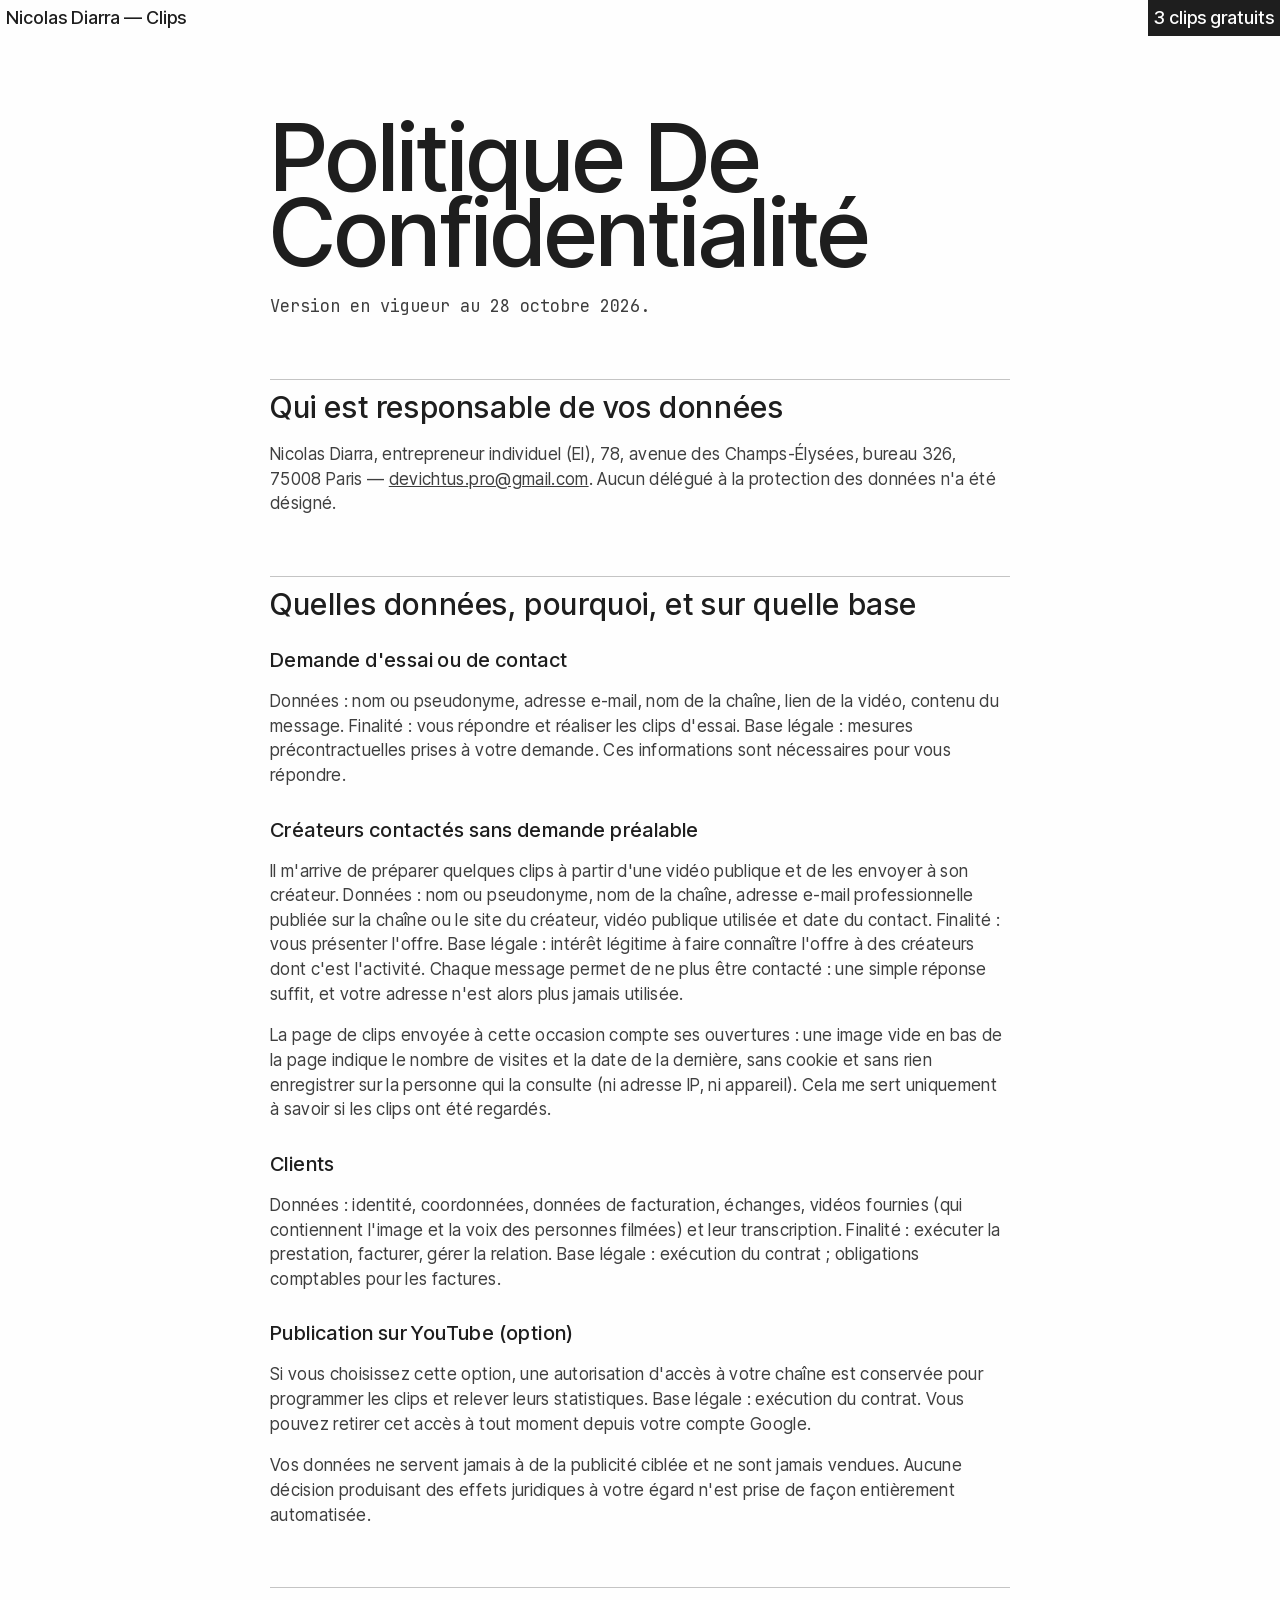
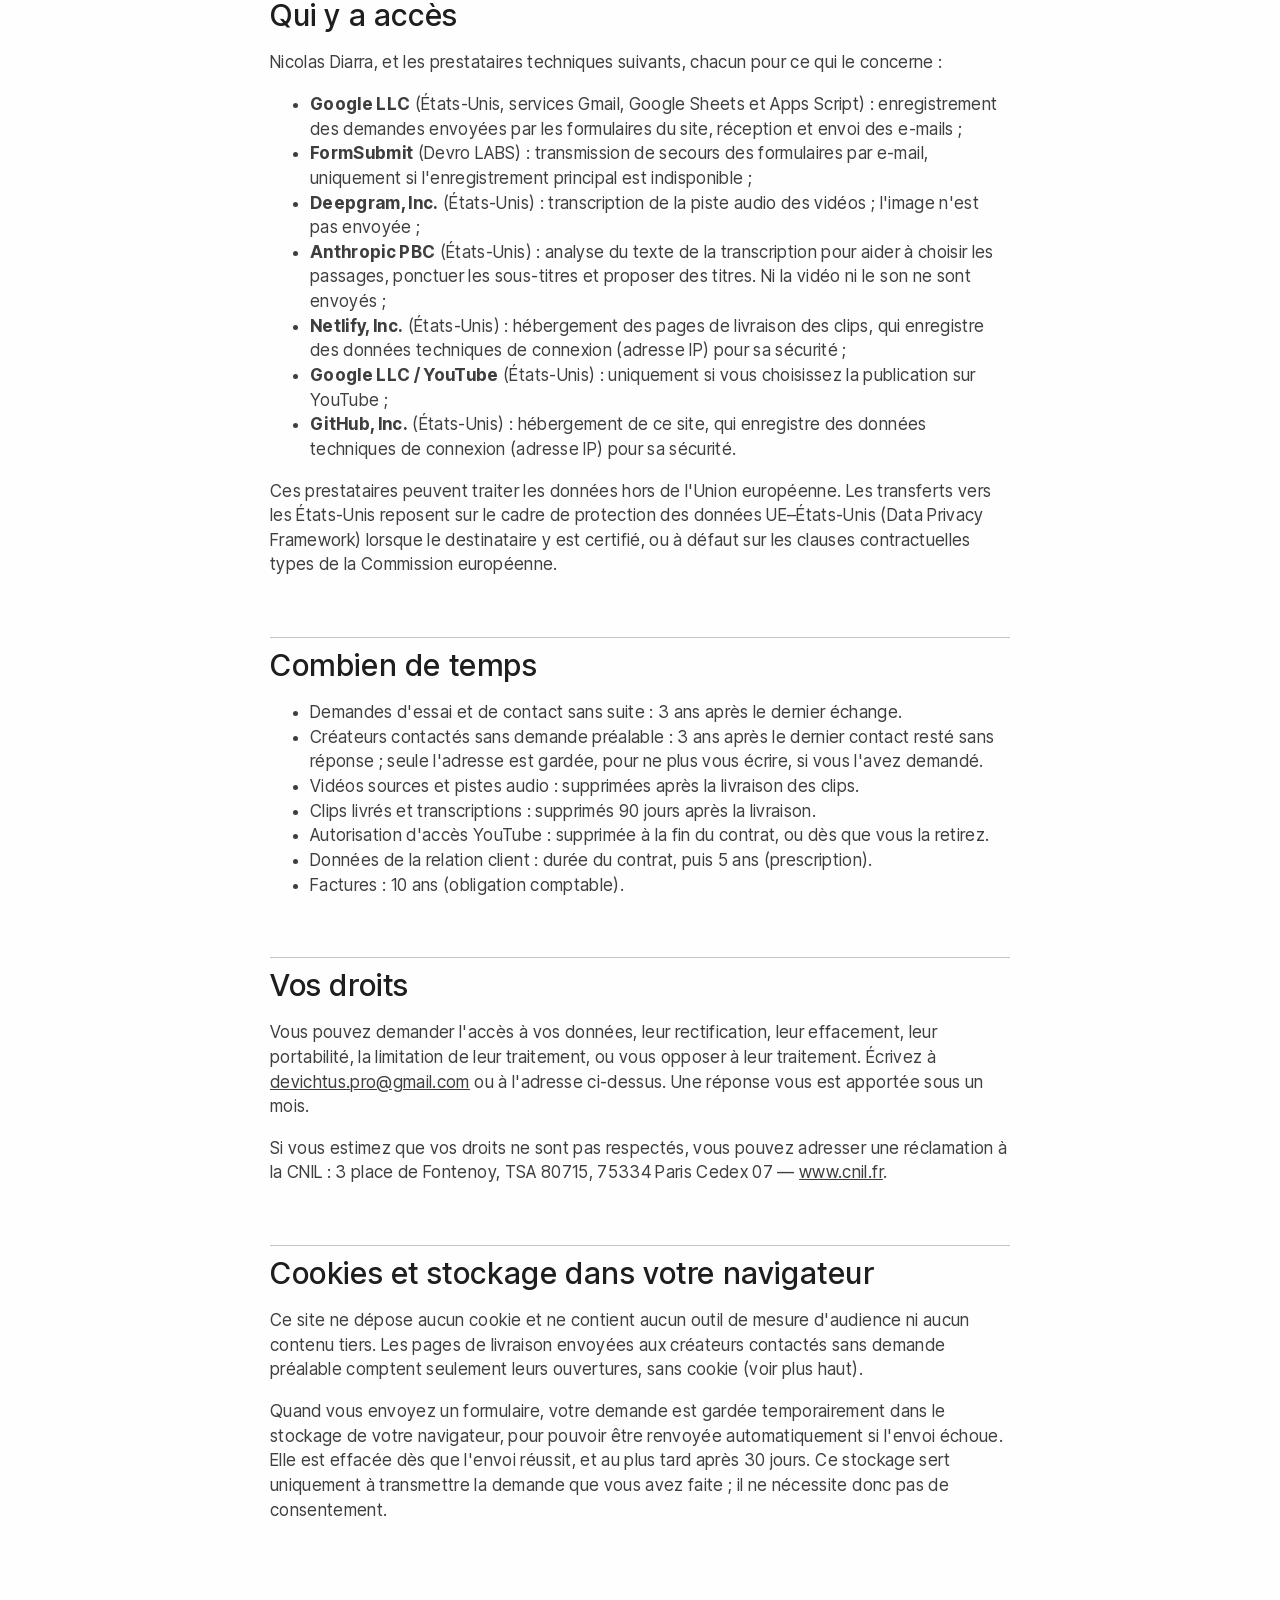
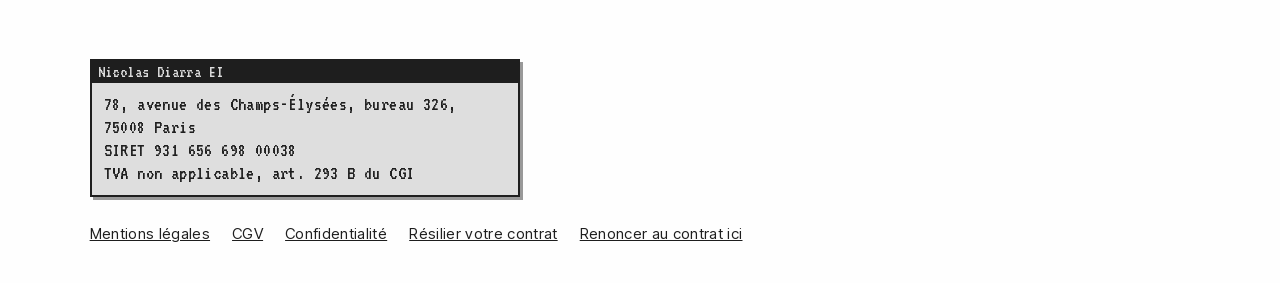
<file: confidentialite.html>
<!doctype html>
<html lang="fr">
<head>
  <meta charset="utf-8">
  <meta name="viewport" content="width=device-width, initial-scale=1">
  <meta http-equiv="Content-Security-Policy" content="default-src 'self'; script-src 'self'; style-src 'self'; img-src 'self' data:; font-src 'self'; connect-src https://script.google.com https://script.googleusercontent.com https://formsubmit.co; object-src 'none'; base-uri 'none'; form-action https://script.google.com">
  <meta name="referrer" content="strict-origin-when-cross-origin">
  <title>Politique de confidentialité — Nicolas Diarra EI</title>
  <link rel="icon" href="favicon.svg" type="image/svg+xml">
  <link rel="icon" href="favicon.ico" sizes="32x32">
  <link rel="apple-touch-icon" href="apple-touch-icon.png">
  <link rel="stylesheet" href="theme.css">
  <link rel="stylesheet" href="style.css">
</head>
<body>

<header class="nav">
  <div><a href="index.html">Nicolas Diarra — Clips</a></div>
  <div><a class="noir" href="index.html#essai">3 clips gratuits</a></div>
</header>

<main class="juridique">
  <h1>Politique De Confidentialité</h1>
  <p class="mono">Version en vigueur au 28 octobre 2026.</p>

  <h2>Qui est responsable de vos données</h2>
  <p>Nicolas Diarra, entrepreneur individuel (EI), 78, avenue des Champs-Élysées, bureau 326, 75008 Paris — <a href="mailto:devichtus.pro@gmail.com">devichtus.pro@gmail.com</a>. Aucun délégué à la protection des données n'a été désigné.</p>

  <h2>Quelles données, pourquoi, et sur quelle base</h2>

  <h3>Demande d'essai ou de contact</h3>
  <p>Données : nom ou pseudonyme, adresse e-mail, nom de la chaîne, lien de la vidéo, contenu du message. Finalité : vous répondre et réaliser les clips d'essai. Base légale : mesures précontractuelles prises à votre demande. Ces informations sont nécessaires pour vous répondre.</p>

  <h3>Créateurs contactés sans demande préalable</h3>
  <p>Il m'arrive de préparer quelques clips à partir d'une vidéo publique et de les envoyer à son créateur. Données : nom ou pseudonyme, nom de la chaîne, adresse e-mail professionnelle publiée sur la chaîne ou le site du créateur, vidéo publique utilisée et date du contact. Finalité : vous présenter l'offre. Base légale : intérêt légitime à faire connaître l'offre à des créateurs dont c'est l'activité. Chaque message permet de ne plus être contacté : une simple réponse suffit, et votre adresse n'est alors plus jamais utilisée.</p>
  <p>La page de clips envoyée à cette occasion compte ses ouvertures : une image vide en bas de la page indique le nombre de visites et la date de la dernière, sans cookie et sans rien enregistrer sur la personne qui la consulte (ni adresse IP, ni appareil). Cela me sert uniquement à savoir si les clips ont été regardés.</p>

  <h3>Clients</h3>
  <p>Données : identité, coordonnées, données de facturation, échanges, vidéos fournies (qui contiennent l'image et la voix des personnes filmées) et leur transcription. Finalité : exécuter la prestation, facturer, gérer la relation. Base légale : exécution du contrat ; obligations comptables pour les factures.</p>

  <h3>Publication sur YouTube (option)</h3>
  <p>Si vous choisissez cette option, une autorisation d'accès à votre chaîne est conservée pour programmer les clips et relever leurs statistiques. Base légale : exécution du contrat. Vous pouvez retirer cet accès à tout moment depuis votre compte Google.</p>

  <p>Vos données ne servent jamais à de la publicité ciblée et ne sont jamais vendues. Aucune décision produisant des effets juridiques à votre égard n'est prise de façon entièrement automatisée.</p>

  <h2>Qui y a accès</h2>
  <p>Nicolas Diarra, et les prestataires techniques suivants, chacun pour ce qui le concerne :</p>
  <ul>
    <li><strong>Google LLC</strong> (États-Unis, services Gmail, Google Sheets et Apps Script) : enregistrement des demandes envoyées par les formulaires du site, réception et envoi des e-mails ;</li>
    <li><strong>FormSubmit</strong> (Devro LABS) : transmission de secours des formulaires par e-mail, uniquement si l'enregistrement principal est indisponible ;</li>
    <li><strong>Deepgram, Inc.</strong> (États-Unis) : transcription de la piste audio des vidéos ; l'image n'est pas envoyée ;</li>
    <li><strong>Anthropic PBC</strong> (États-Unis) : analyse du texte de la transcription pour aider à choisir les passages, ponctuer les sous-titres et proposer des titres. Ni la vidéo ni le son ne sont envoyés ;</li>
    <li><strong>Netlify, Inc.</strong> (États-Unis) : hébergement des pages de livraison des clips, qui enregistre des données techniques de connexion (adresse IP) pour sa sécurité ;</li>
    <li><strong>Google LLC / YouTube</strong> (États-Unis) : uniquement si vous choisissez la publication sur YouTube ;</li>
    <li><strong>GitHub, Inc.</strong> (États-Unis) : hébergement de ce site, qui enregistre des données techniques de connexion (adresse IP) pour sa sécurité.</li>
  </ul>
  <p>Ces prestataires peuvent traiter les données hors de l'Union européenne. Les transferts vers les États-Unis reposent sur le cadre de protection des données UE–États-Unis (Data Privacy Framework) lorsque le destinataire y est certifié, ou à défaut sur les clauses contractuelles types de la Commission européenne.</p>

  <h2>Combien de temps</h2>
  <ul>
    <li>Demandes d'essai et de contact sans suite : 3 ans après le dernier échange.</li>
    <li>Créateurs contactés sans demande préalable : 3 ans après le dernier contact resté sans réponse ; seule l'adresse est gardée, pour ne plus vous écrire, si vous l'avez demandé.</li>
    <li>Vidéos sources et pistes audio : supprimées après la livraison des clips.</li>
    <li>Clips livrés et transcriptions : supprimés 90 jours après la livraison.</li>
    <li>Autorisation d'accès YouTube : supprimée à la fin du contrat, ou dès que vous la retirez.</li>
    <li>Données de la relation client : durée du contrat, puis 5 ans (prescription).</li>
    <li>Factures : 10 ans (obligation comptable).</li>
  </ul>

  <h2>Vos droits</h2>
  <p>Vous pouvez demander l'accès à vos données, leur rectification, leur effacement, leur portabilité, la limitation de leur traitement, ou vous opposer à leur traitement. Écrivez à <a href="mailto:devichtus.pro@gmail.com">devichtus.pro@gmail.com</a> ou à l'adresse ci-dessus. Une réponse vous est apportée sous un mois.</p>
  <p>Si vous estimez que vos droits ne sont pas respectés, vous pouvez adresser une réclamation à la CNIL : 3 place de Fontenoy, TSA 80715, 75334 Paris Cedex 07 — <a href="https://www.cnil.fr">www.cnil.fr</a>.</p>

  <h2>Cookies et stockage dans votre navigateur</h2>
  <p>Ce site ne dépose aucun cookie et ne contient aucun outil de mesure d'audience ni aucun contenu tiers. Les pages de livraison envoyées aux créateurs contactés sans demande préalable comptent seulement leurs ouvertures, sans cookie (voir plus haut).</p>
  <p>Quand vous envoyez un formulaire, votre demande est gardée temporairement dans le stockage de votre navigateur, pour pouvoir être renvoyée automatiquement si l'envoi échoue. Elle est effacée dès que l'envoi réussit, et au plus tard après 30 jours. Ce stockage sert uniquement à transmettre la demande que vous avez faite ; il ne nécessite donc pas de consentement.</p>
</main>

<footer>
  <div class="fenetre">
    <div class="barre">Nicolas Diarra EI</div>
    <div class="contenu">78, avenue des Champs-Élysées, bureau 326, 75008 Paris<br>SIRET 931 656 698 00038<br>TVA non applicable, art. 293 B du CGI</div>
  </div>
  <nav>
    <a href="mentions-legales.html">Mentions légales</a>
    <a href="cgv.html">CGV</a>
    <a href="confidentialite.html">Confidentialité</a>
    <a href="resilier.html">Résilier votre contrat</a>
    <a href="retractation.html">Renoncer au contrat ici</a>
  </nav>
</footer>

<script src="formulaires.js" defer></script>
</body>
</html>
</file>
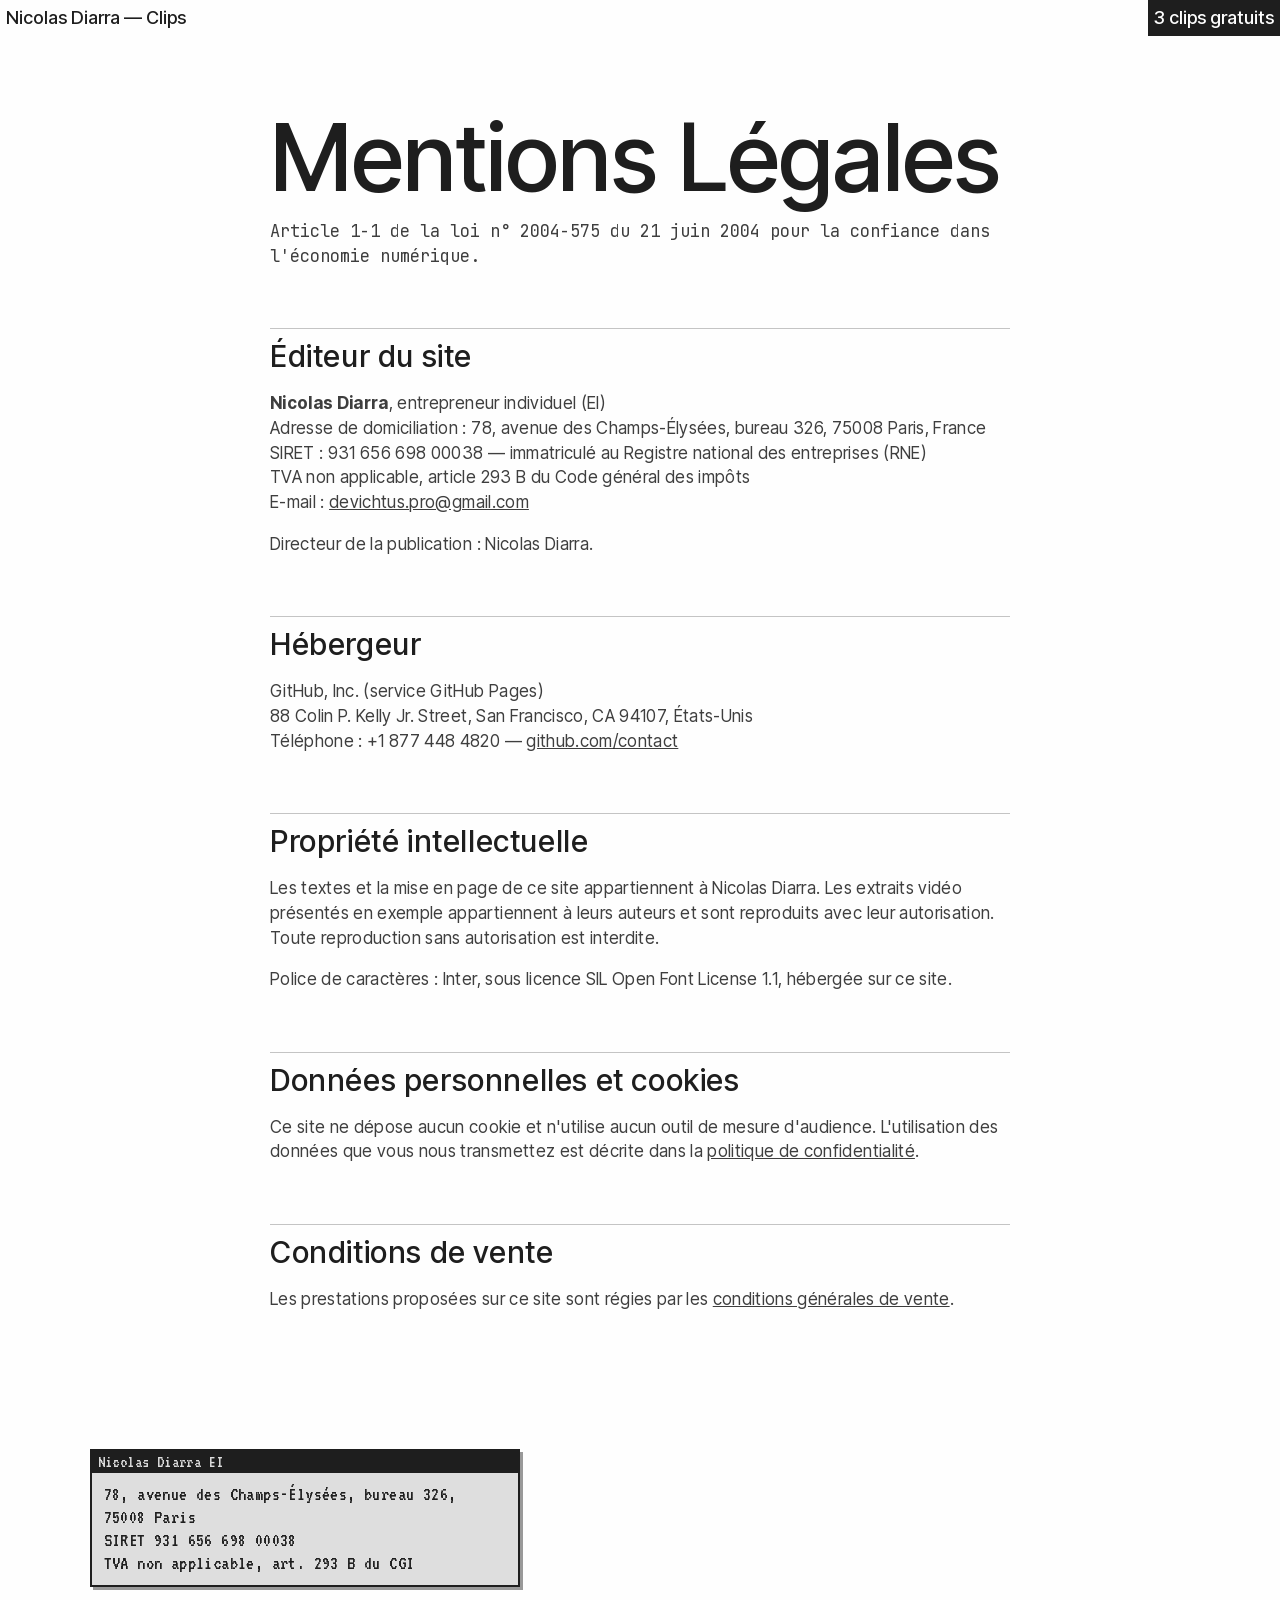
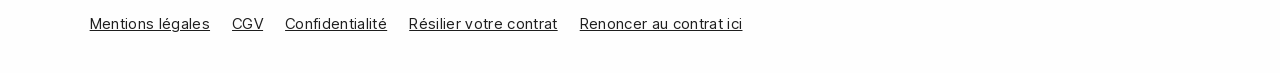
<file: mentions-legales.html>
<!doctype html>
<html lang="fr">
<head>
  <meta charset="utf-8">
  <meta name="viewport" content="width=device-width, initial-scale=1">
  <meta http-equiv="Content-Security-Policy" content="default-src 'self'; script-src 'self'; style-src 'self'; img-src 'self' data:; font-src 'self'; connect-src https://script.google.com https://script.googleusercontent.com https://formsubmit.co; object-src 'none'; base-uri 'none'; form-action https://script.google.com">
  <meta name="referrer" content="strict-origin-when-cross-origin">
  <title>Mentions légales — Nicolas Diarra EI</title>
  <link rel="icon" href="favicon.svg" type="image/svg+xml">
  <link rel="icon" href="favicon.ico" sizes="32x32">
  <link rel="apple-touch-icon" href="apple-touch-icon.png">
  <link rel="stylesheet" href="theme.css">
  <link rel="stylesheet" href="style.css">
</head>
<body>

<header class="nav">
  <div><a href="index.html">Nicolas Diarra — Clips</a></div>
  <div><a class="noir" href="index.html#essai">3 clips gratuits</a></div>
</header>

<main class="juridique">
  <h1>Mentions Légales</h1>
  <p class="mono">Article 1-1 de la loi n° 2004-575 du 21 juin 2004 pour la confiance dans l'économie numérique.</p>

  <h2>Éditeur du site</h2>
  <p>
    <strong>Nicolas Diarra</strong>, entrepreneur individuel (EI)<br>
    Adresse de domiciliation : 78, avenue des Champs-Élysées, bureau 326, 75008 Paris, France<br>
    SIRET : 931 656 698 00038 — immatriculé au Registre national des entreprises (RNE)<br>
    TVA non applicable, article 293 B du Code général des impôts<br>
    E-mail : <a href="mailto:devichtus.pro@gmail.com">devichtus.pro@gmail.com</a>
  </p>
  <p>Directeur de la publication : Nicolas Diarra.</p>

  <h2>Hébergeur</h2>
  <p>
    GitHub, Inc. (service GitHub Pages)<br>
    88 Colin P. Kelly Jr. Street, San Francisco, CA 94107, États-Unis<br>
    Téléphone : +1 877 448 4820 — <a href="https://github.com/contact">github.com/contact</a>
  </p>

  <h2>Propriété intellectuelle</h2>
  <p>Les textes et la mise en page de ce site appartiennent à Nicolas Diarra. Les extraits vidéo présentés en exemple appartiennent à leurs auteurs et sont reproduits avec leur autorisation. Toute reproduction sans autorisation est interdite.</p>
  <p>Police de caractères : Inter, sous licence SIL Open Font License 1.1, hébergée sur ce site.</p>

  <h2>Données personnelles et cookies</h2>
  <p>Ce site ne dépose aucun cookie et n'utilise aucun outil de mesure d'audience. L'utilisation des données que vous nous transmettez est décrite dans la <a href="confidentialite.html">politique de confidentialité</a>.</p>

  <h2>Conditions de vente</h2>
  <p>Les prestations proposées sur ce site sont régies par les <a href="cgv.html">conditions générales de vente</a>.</p>
</main>

<footer>
  <div class="fenetre">
    <div class="barre">Nicolas Diarra EI</div>
    <div class="contenu">78, avenue des Champs-Élysées, bureau 326, 75008 Paris<br>SIRET 931 656 698 00038<br>TVA non applicable, art. 293 B du CGI</div>
  </div>
  <nav>
    <a href="mentions-legales.html">Mentions légales</a>
    <a href="cgv.html">CGV</a>
    <a href="confidentialite.html">Confidentialité</a>
    <a href="resilier.html">Résilier votre contrat</a>
    <a href="retractation.html">Renoncer au contrat ici</a>
  </nav>
</footer>

<script src="formulaires.js" defer></script>
</body>
</html>
</file>
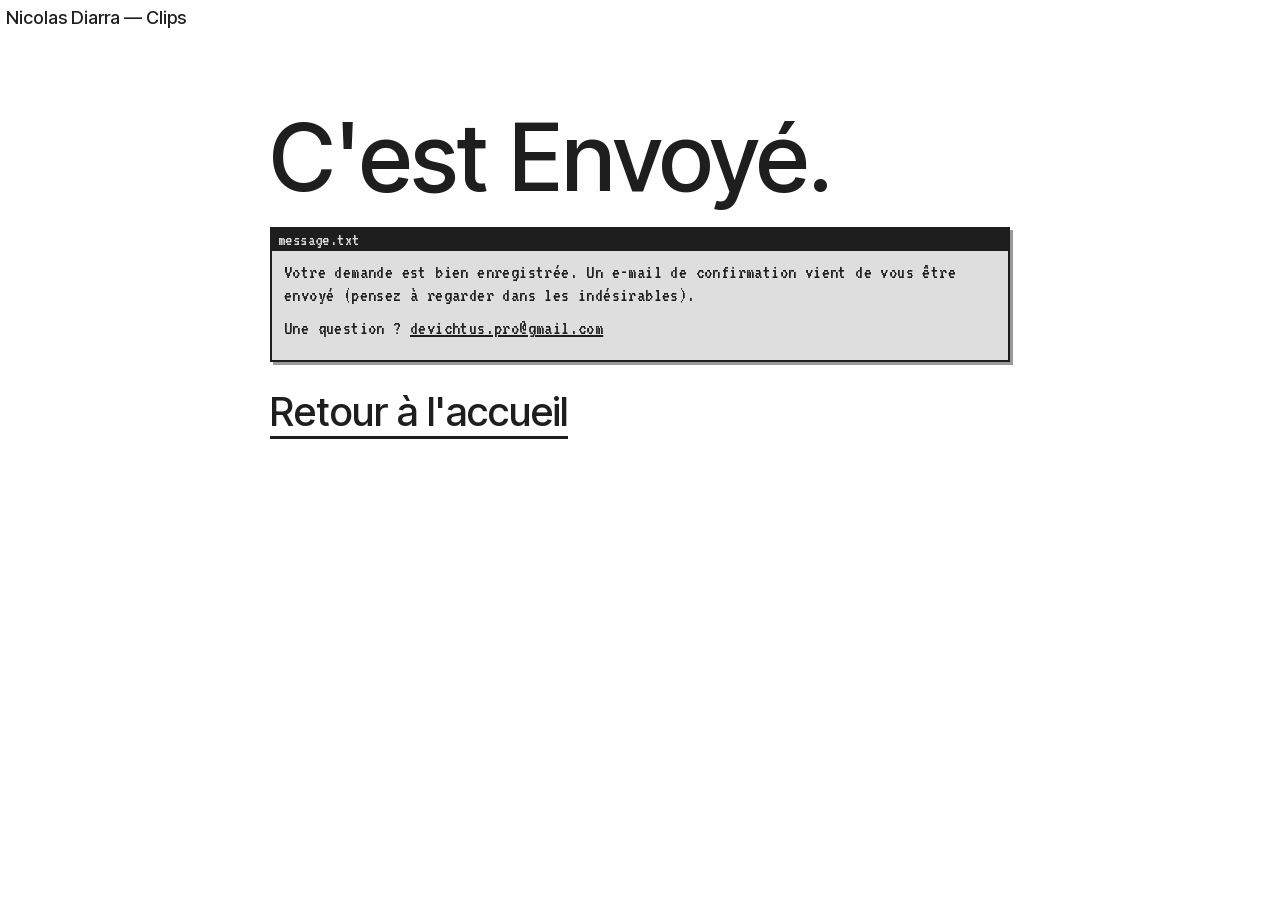
<file: merci.html>
<!doctype html>
<html lang="fr">
<head>
  <meta charset="utf-8">
  <meta name="viewport" content="width=device-width, initial-scale=1">
  <meta http-equiv="Content-Security-Policy" content="default-src 'self'; script-src 'self'; style-src 'self'; img-src 'self' data:; font-src 'self'; connect-src https://script.google.com https://script.googleusercontent.com https://formsubmit.co; object-src 'none'; base-uri 'none'; form-action https://script.google.com">
  <meta name="referrer" content="strict-origin-when-cross-origin">
  <title>Message envoyé — Nicolas Diarra EI</title>
  <meta name="robots" content="noindex">
  <link rel="icon" href="favicon.svg" type="image/svg+xml">
  <link rel="icon" href="favicon.ico" sizes="32x32">
  <link rel="apple-touch-icon" href="apple-touch-icon.png">
  <link rel="stylesheet" href="theme.css">
  <link rel="stylesheet" href="style.css">
</head>
<body>

<header class="nav">
  <div><a href="index.html">Nicolas Diarra — Clips</a></div>
</header>

<main class="juridique">
  <h1>C'est Envoyé.</h1>
  <div class="fenetre">
    <div class="barre">message.txt</div>
    <div class="contenu">
      <p id="merci-detail">Votre demande est bien enregistrée. Un e-mail de confirmation vient de vous être envoyé (pensez à regarder dans les indésirables).</p>
      <p>Une question ? <a href="mailto:devichtus.pro@gmail.com">devichtus.pro@gmail.com</a></p>
    </div>
  </div>
  <p><a class="action" href="index.html">Retour à l'accueil</a></p>
</main>

<script src="formulaires.js" defer></script>
</body>
</html>
</file>
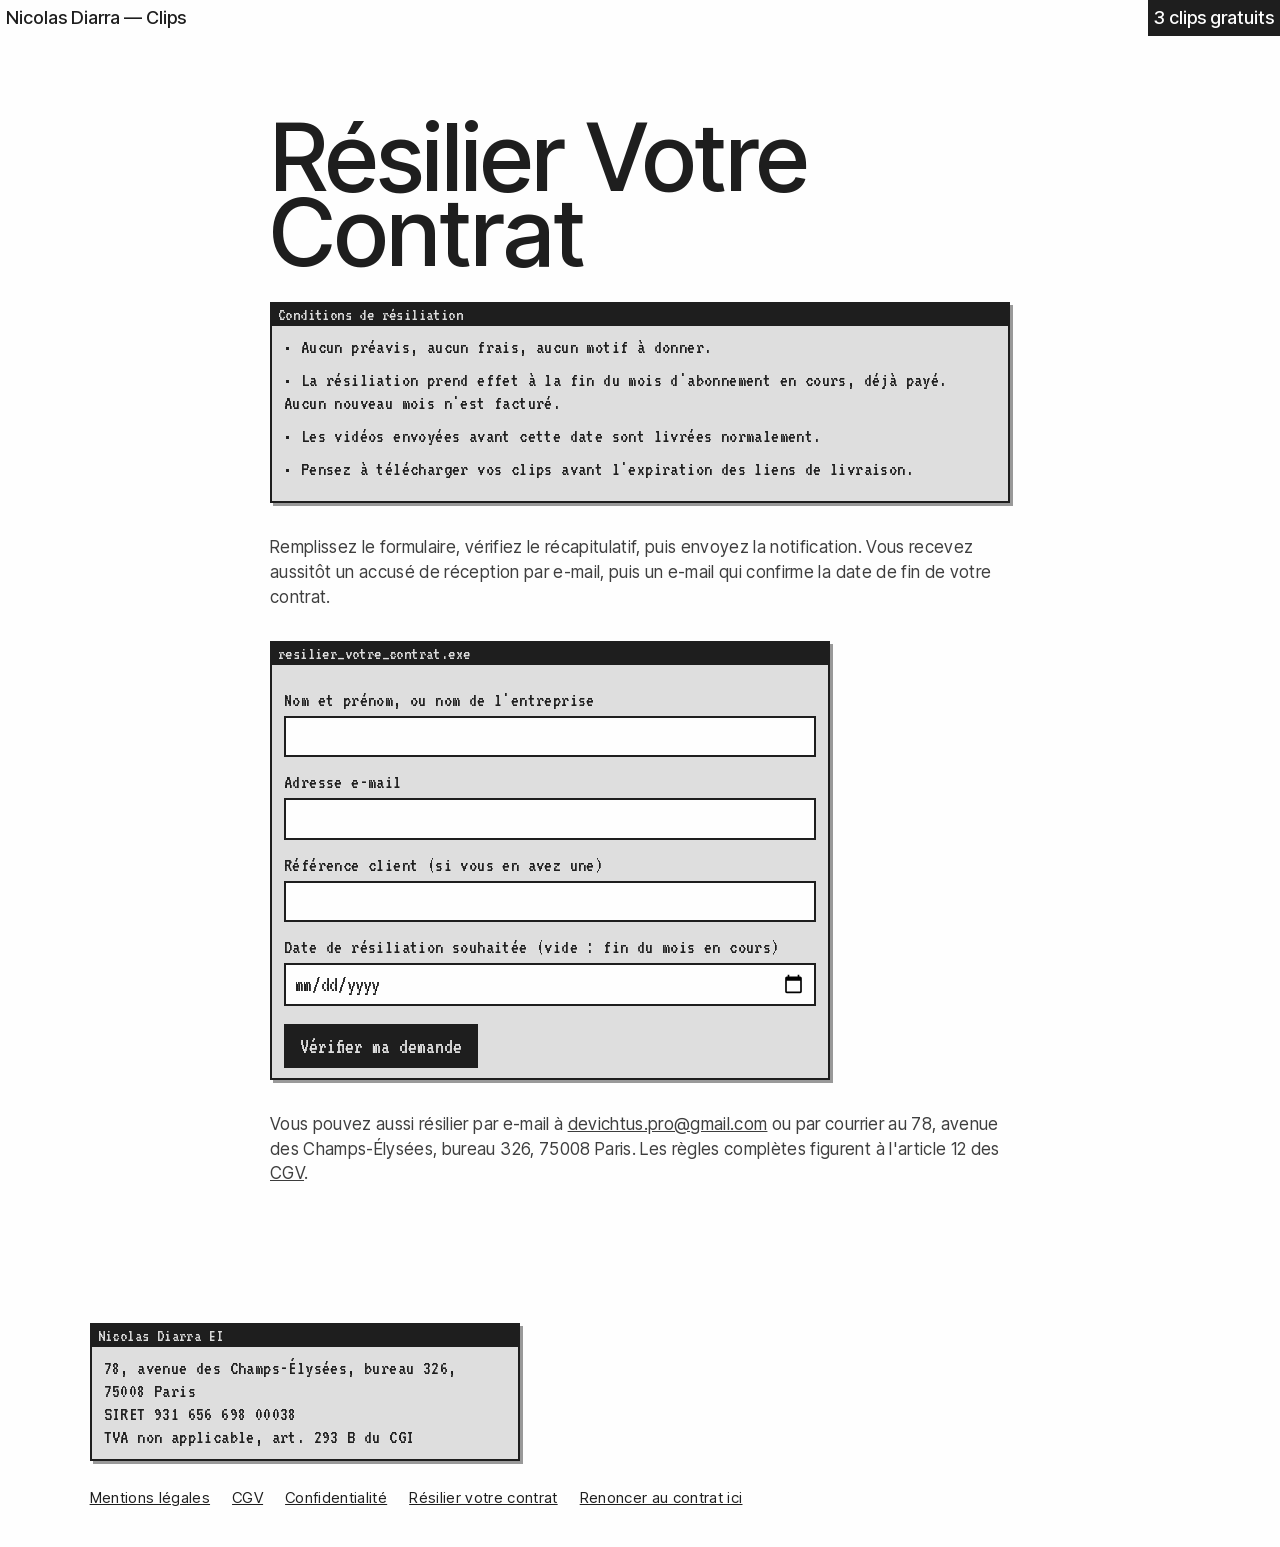
<file: resilier.html>
<!doctype html>
<html lang="fr">
<head>
  <meta charset="utf-8">
  <meta name="viewport" content="width=device-width, initial-scale=1">
  <meta http-equiv="Content-Security-Policy" content="default-src 'self'; script-src 'self'; style-src 'self'; img-src 'self' data:; font-src 'self'; connect-src https://script.google.com https://script.googleusercontent.com https://formsubmit.co; object-src 'none'; base-uri 'none'; form-action https://script.google.com">
  <meta name="referrer" content="strict-origin-when-cross-origin">
  <title>Résilier votre contrat — Nicolas Diarra EI</title>
  <link rel="icon" href="favicon.svg" type="image/svg+xml">
  <link rel="icon" href="favicon.ico" sizes="32x32">
  <link rel="apple-touch-icon" href="apple-touch-icon.png">
  <link rel="stylesheet" href="theme.css">
  <link rel="stylesheet" href="style.css">
</head>
<body>

<header class="nav">
  <div><a href="index.html">Nicolas Diarra — Clips</a></div>
  <div><a class="noir" href="index.html#essai">3 clips gratuits</a></div>
</header>

<main class="juridique">
  <h1>Résilier Votre Contrat</h1>

  <div class="fenetre">
    <div class="barre">Conditions de résiliation</div>
    <div class="contenu">
      <p>• Aucun préavis, aucun frais, aucun motif à donner.</p>
      <p>• La résiliation prend effet à la fin du mois d'abonnement en cours, déjà payé. Aucun nouveau mois n'est facturé.</p>
      <p>• Les vidéos envoyées avant cette date sont livrées normalement.</p>
      <p>• Pensez à télécharger vos clips avant l'expiration des liens de livraison.</p>
    </div>
  </div>

  <p>Remplissez le formulaire, vérifiez le récapitulatif, puis envoyez la notification. Vous recevez aussitôt un accusé de réception par e-mail, puis un e-mail qui confirme la date de fin de votre contrat.</p>

  <!-- Fonction de résiliation : saisie, récapitulatif, puis « Notification de la résiliation » (art. D215-1 à D215-3 C. conso). -->
  <form id="form-resiliation" class="fenetre formulaire" action="https://script.google.com/macros/s/AKfycbx_3Bza--3qeglQnAwqfAJykwMpxNwVE5ojVOMFkwlNm9lgNB2DnLyvJPpAOR9UVw66/exec" method="POST" data-type="resiliation">
    <div class="barre">resilier_votre_contrat.exe</div>
    <div class="contenu">
      <!-- Piège à robots : champ invisible, un humain ne le remplit jamais (l'envoi est alors ignoré). -->
      <input class="piege" type="text" name="_honey" tabindex="-1" autocomplete="off" aria-hidden="true">

      <div class="saisie">
        <label for="res-nom">Nom et prénom, ou nom de l'entreprise</label>
        <input id="res-nom" name="nom" type="text" required maxlength="120" autocomplete="name">
        <label for="res-email">Adresse e-mail</label>
        <input id="res-email" name="email" type="email" required maxlength="254" autocomplete="email">
        <label for="res-ref">Référence client (si vous en avez une)</label>
        <input id="res-ref" name="reference" type="text" maxlength="80">
        <label for="res-date">Date de résiliation souhaitée (vide : fin du mois en cours)</label>
        <input id="res-date" name="date_souhaitee" type="date">
        <button class="bouton-terminal" type="button" data-verifier>Vérifier ma demande</button>
      </div>

      <div class="recap" hidden>
        <p>Récapitulatif :</p>
        <dl></dl>
        <button class="bouton-terminal secondaire" type="button" data-modifier>Modifier</button>
        <button class="bouton-terminal" type="submit">Notification de la résiliation</button>
      </div>
    </div>
  </form>

  <p>Vous pouvez aussi résilier par e-mail à <a href="mailto:devichtus.pro@gmail.com">devichtus.pro@gmail.com</a> ou par courrier au 78, avenue des Champs-Élysées, bureau 326, 75008 Paris. Les règles complètes figurent à l'article 12 des <a href="cgv.html">CGV</a>.</p>
</main>

<footer>
  <div class="fenetre">
    <div class="barre">Nicolas Diarra EI</div>
    <div class="contenu">78, avenue des Champs-Élysées, bureau 326, 75008 Paris<br>SIRET 931 656 698 00038<br>TVA non applicable, art. 293 B du CGI</div>
  </div>
  <nav>
    <a href="mentions-legales.html">Mentions légales</a>
    <a href="cgv.html">CGV</a>
    <a href="confidentialite.html">Confidentialité</a>
    <a href="resilier.html">Résilier votre contrat</a>
    <a href="retractation.html">Renoncer au contrat ici</a>
  </nav>
</footer>

<script src="formulaires.js" defer></script>
</body>
</html>
</file>
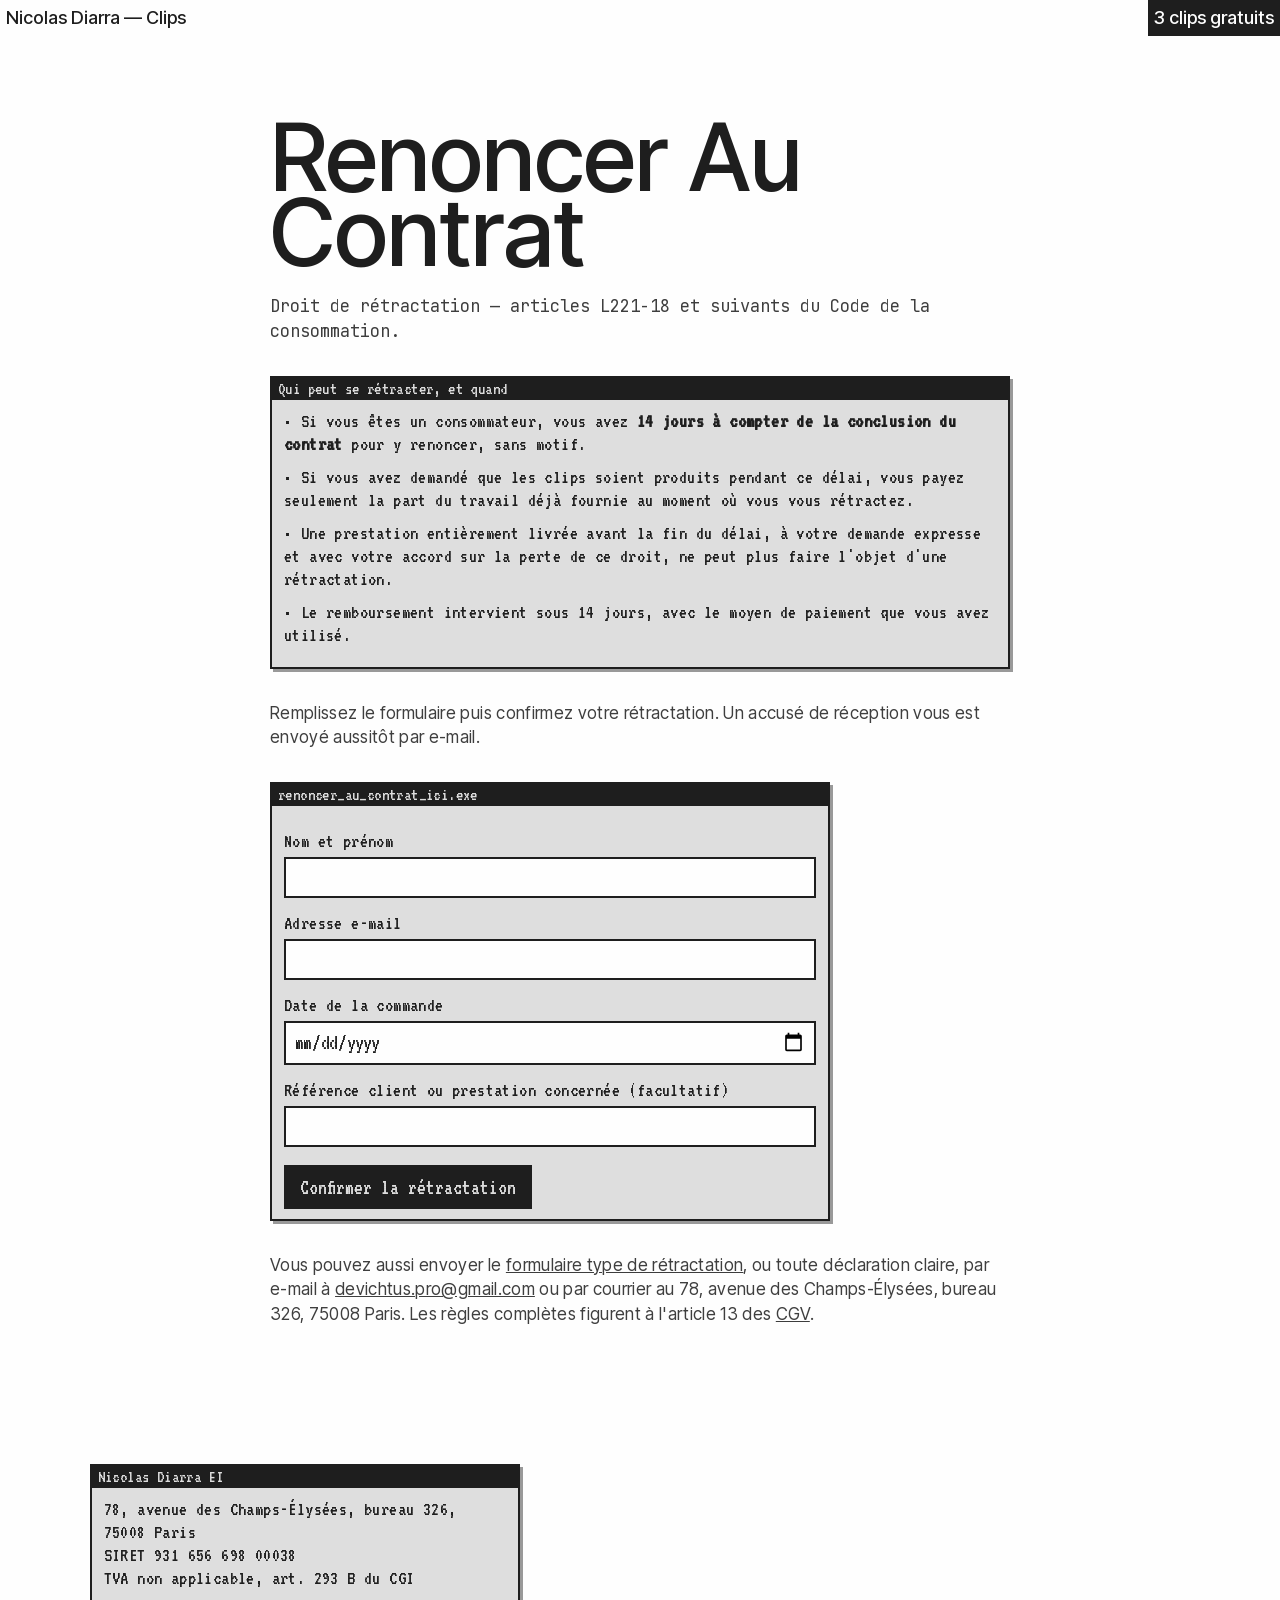
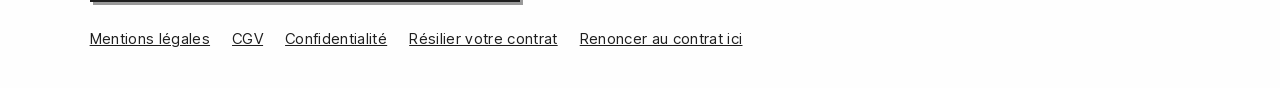
<file: retractation.html>
<!doctype html>
<html lang="fr">
<head>
  <meta charset="utf-8">
  <meta name="viewport" content="width=device-width, initial-scale=1">
  <meta http-equiv="Content-Security-Policy" content="default-src 'self'; script-src 'self'; style-src 'self'; img-src 'self' data:; font-src 'self'; connect-src https://script.google.com https://script.googleusercontent.com https://formsubmit.co; object-src 'none'; base-uri 'none'; form-action https://script.google.com">
  <meta name="referrer" content="strict-origin-when-cross-origin">
  <title>Renoncer au contrat (rétractation) — Nicolas Diarra EI</title>
  <link rel="icon" href="favicon.svg" type="image/svg+xml">
  <link rel="icon" href="favicon.ico" sizes="32x32">
  <link rel="apple-touch-icon" href="apple-touch-icon.png">
  <link rel="stylesheet" href="theme.css">
  <link rel="stylesheet" href="style.css">
</head>
<body>

<header class="nav">
  <div><a href="index.html">Nicolas Diarra — Clips</a></div>
  <div><a class="noir" href="index.html#essai">3 clips gratuits</a></div>
</header>

<main class="juridique">
  <h1>Renoncer Au Contrat</h1>
  <p class="mono">Droit de rétractation — articles L221-18 et suivants du Code de la consommation.</p>

  <div class="fenetre">
    <div class="barre">Qui peut se rétracter, et quand</div>
    <div class="contenu">
      <p>• Si vous êtes un consommateur, vous avez <strong>14 jours à compter de la conclusion du contrat</strong> pour y renoncer, sans motif.</p>
      <p>• Si vous avez demandé que les clips soient produits pendant ce délai, vous payez seulement la part du travail déjà fournie au moment où vous vous rétractez.</p>
      <p>• Une prestation entièrement livrée avant la fin du délai, à votre demande expresse et avec votre accord sur la perte de ce droit, ne peut plus faire l'objet d'une rétractation.</p>
      <p>• Le remboursement intervient sous 14 jours, avec le moyen de paiement que vous avez utilisé.</p>
    </div>
  </div>

  <p>Remplissez le formulaire puis confirmez votre rétractation. Un accusé de réception vous est envoyé aussitôt par e-mail.</p>

  <!-- Fonction de rétractation : « Renoncer au contrat ici », puis « Confirmer la rétractation » (art. L221-21 C. conso). -->
  <form id="form-retractation" class="fenetre formulaire" action="https://script.google.com/macros/s/AKfycbx_3Bza--3qeglQnAwqfAJykwMpxNwVE5ojVOMFkwlNm9lgNB2DnLyvJPpAOR9UVw66/exec" method="POST" data-type="retractation">
    <div class="barre">renoncer_au_contrat_ici.exe</div>
    <div class="contenu">
      <!-- Piège à robots : champ invisible, un humain ne le remplit jamais (l'envoi est alors ignoré). -->
      <input class="piege" type="text" name="_honey" tabindex="-1" autocomplete="off" aria-hidden="true">
      <input type="hidden" name="declaration" value="Je vous notifie par la présente ma rétractation du contrat portant sur la prestation de services ci-dessous.">
      <label for="ret-nom">Nom et prénom</label>
      <input id="ret-nom" name="nom" type="text" required maxlength="120" autocomplete="name">
      <label for="ret-email">Adresse e-mail</label>
      <input id="ret-email" name="email" type="email" required maxlength="254" autocomplete="email">
      <label for="ret-date">Date de la commande</label>
      <input id="ret-date" name="date_commande" type="date" required>
      <label for="ret-ref">Référence client ou prestation concernée (facultatif)</label>
      <input id="ret-ref" name="reference" type="text" maxlength="80">
      <button class="bouton-terminal" type="submit">Confirmer la rétractation</button>
    </div>
  </form>

  <p>Vous pouvez aussi envoyer le <a href="cgv.html#formulaire">formulaire type de rétractation</a>, ou toute déclaration claire, par e-mail à <a href="mailto:devichtus.pro@gmail.com">devichtus.pro@gmail.com</a> ou par courrier au 78, avenue des Champs-Élysées, bureau 326, 75008 Paris. Les règles complètes figurent à l'article 13 des <a href="cgv.html">CGV</a>.</p>
</main>

<footer>
  <div class="fenetre">
    <div class="barre">Nicolas Diarra EI</div>
    <div class="contenu">78, avenue des Champs-Élysées, bureau 326, 75008 Paris<br>SIRET 931 656 698 00038<br>TVA non applicable, art. 293 B du CGI</div>
  </div>
  <nav>
    <a href="mentions-legales.html">Mentions légales</a>
    <a href="cgv.html">CGV</a>
    <a href="confidentialite.html">Confidentialité</a>
    <a href="resilier.html">Résilier votre contrat</a>
    <a href="retractation.html">Renoncer au contrat ici</a>
  </nav>
</footer>

<script src="formulaires.js" defer></script>
</body>
</html>
</file>
<file: theme.css>
/* Généré par charte/synchroniser.mjs depuis charte/theme.json : ne pas modifier ici. */
@font-face { font-family: "Inter Tight"; src: url("charte/fonts/InterTight.woff2") format("woff2"); font-weight: 100 900; font-display: swap; }
@font-face { font-family: "JetBrains Mono"; src: url("charte/fonts/JetBrainsMono.woff2") format("woff2"); font-weight: 100 800; font-display: swap; }
@font-face { font-family: "VT323"; src: url("charte/fonts/VT323.woff2") format("woff2"); font-weight: 400; font-display: swap; }

:root {
  --fond: #fefefe;
  --encre: #1e1e1e;
  --encre-douce: #1e1e1edb;
  --gris-fonce: #3d3d3d;
  --gris-fenetre: #dedede;
  --gris-filet: #c4c4c4;
  --gris-trait: #858585;
  --rose: #f386a1;
  --magenta: #d45bb6;
  --fuchsia: #e551ba;
  --violet: #9a6cf0;
  --ciel-haut: #7aa8d6;
  --ciel-bas: #b3cde9;

  --grotesk: "Inter Tight", "Helvetica Neue", Arial, sans-serif;
  --mono: "JetBrains Mono", ui-monospace, Menlo, monospace;
  --terminal: "VT323", "JetBrains Mono", monospace;
}
</file>
<file: style.css>
/* Mise en page du site. Couleurs et polices : theme.css, généré depuis charte/theme.json. */
:root {
  --marge: clamp(20px, 7vw, 100px);
}

* { box-sizing: border-box; }
html { scroll-behavior: smooth; }

body {
  margin: 0;
  background: var(--fond);
  color: var(--encre);
  font: 400 17px/1.2 var(--grotesk);   /* texte courant : 17 px, 120 %, +0,02 em */
  letter-spacing: .02em;
  -webkit-font-smoothing: antialiased;
}

a { color: inherit; }

/* --- Navigation : boîtes blanches collées en haut ----------------------- */
.nav {
  position: fixed;
  inset: 0 0 auto 0;
  z-index: 10;
  display: flex;
  justify-content: space-between;
  pointer-events: none;
}
.nav div { display: flex; gap: 5px; }
.nav a {
  pointer-events: auto;
  background: var(--fond);
  color: var(--encre);
  text-decoration: none;
  font: 500 18px/36px var(--grotesk);
  letter-spacing: 0;
  padding: 0 6px;
  height: 36px;
}
.nav a.noir { background: var(--encre); color: var(--fond); }
.nav .centre { position: absolute; left: 50%; transform: translateX(-50%); }
@media (max-width: 720px) { .nav .centre { display: none; } }

/* --- Titres : Medium 500, interlignage 80 %, approche 0 ----------------- */
h1, h2, h3 { font-family: var(--grotesk); font-weight: 500; letter-spacing: 0; margin: 0; }

.geant { font-size: 150px; line-height: .8; text-align: center; }
@media (max-width: 1439px) { .geant { font-size: 140px; } }
@media (max-width: 1199px) { .geant { font-size: 94px; } }
@media (max-width: 809px)  { .geant { font-size: 54px; line-height: .9; padding: 0 12px; } }

.grand { font-size: 140px; line-height: .8; text-align: center; color: var(--gris-fonce); }
@media (max-width: 1199px) { .grand { font-size: 94px; } }
@media (max-width: 809px)  { .grand { font-size: 54px; line-height: .9; } }

/* Crochets d'angle autour d'un bloc de titre */
.crochets { position: relative; padding: 34px 0 30px; margin: 0 var(--marge); }
.crochets::before, .crochets::after {
  content: "";
  position: absolute;
  inset: 0;
  pointer-events: none;
  background:
    linear-gradient(currentColor, currentColor) top left / 10px 1px,
    linear-gradient(currentColor, currentColor) top left / 1px 10px,
    linear-gradient(currentColor, currentColor) top right / 10px 1px,
    linear-gradient(currentColor, currentColor) top right / 1px 10px;
  background-repeat: no-repeat;
  opacity: .7;
}
.crochets::after { transform: scaleY(-1); }

/* --- Textes secondaires ------------------------------------------------- */
.mono { font: 400 12px/1.3 var(--mono); letter-spacing: 0; }
.chapeau { font-size: 22px; line-height: 1.2; letter-spacing: .05em; color: var(--encre-douce); }

/* « Introducing Jev ........ Intelligence beyond chat » : 18 px, 100 %, +0,03 em */
.pointilles {
  display: flex;
  align-items: baseline;
  justify-content: center;
  gap: 6px;
  font: 500 18px/1 var(--grotesk);
  letter-spacing: .03em;
}
.pointilles .points { flex: 0 1 190px; border-bottom: 2px dotted currentColor; }
@media (max-width: 809px) { .pointilles { font-size: 15px; padding: 0 20px; white-space: nowrap; } .pointilles .points { flex-basis: 40px; } }

/* Chaîne décorative verticale : JetBrains Mono 10 px */
.vertical {
  position: absolute;
  left: calc(var(--marge) + 70px);
  top: 520px;
  writing-mode: vertical-rl;
  transform: rotate(180deg);
  font: 10px var(--mono);
  letter-spacing: 0;
  color: #858585e6;
  white-space: nowrap;
  max-height: 560px;
  overflow: hidden;
}
@media (max-width: 1199px) { .vertical { display: none; } }

/* --- Liens d'action : 56 px, 90 %, soulignés ---------------------------- */
.actions { display: flex; flex-wrap: wrap; justify-content: center; gap: 24px 80px; margin-top: 70px; }
.action {
  font: 500 56px/.9 var(--grotesk);
  letter-spacing: 0;
  color: var(--encre);
  text-decoration: underline;
  text-decoration-thickness: 3px;
  text-underline-offset: 10px;
}
.action:hover { text-decoration-thickness: 6px; }
@media (max-width: 809px) { .action { font-size: 34px; } }

/* --- Héros : nuages granuleux (dessinés en CSS) qui se fondent dans le blanc */
.heros { position: relative; padding: 90px 0 130px; }
.heros::before, .heros::after {
  content: "";
  position: absolute;
  inset: 0 0 auto 0;
  height: 520px;
  pointer-events: none;
  -webkit-mask-image: linear-gradient(to bottom, #000 55%, transparent);
  mask-image: linear-gradient(to bottom, #000 55%, transparent);
}
.heros::before {
  background:
    radial-gradient(ellipse 30% 75% at 4% 20%, var(--fuchsia) 0%, transparent 72%),
    radial-gradient(ellipse 22% 50% at 22% 60%, #d45bb6cc 0%, transparent 72%),
    radial-gradient(ellipse 30% 75% at 96% 18%, var(--fuchsia) 0%, transparent 72%),
    radial-gradient(ellipse 20% 50% at 78% 50%, var(--violet) 0%, transparent 72%),
    radial-gradient(ellipse 18% 45% at 99% 64%, var(--rose) 0%, transparent 72%),
    linear-gradient(to bottom, var(--ciel-haut), var(--ciel-bas));
}
/* Grain par-dessus (bruit SVG en ligne, aucune image externe) */
.heros::after {
  opacity: .5;
  mix-blend-mode: overlay;
  background-image: url("data:image/svg+xml,%3Csvg xmlns='http://www.w3.org/2000/svg' width='200' height='200'%3E%3Cfilter id='n'%3E%3CfeTurbulence type='fractalNoise' baseFrequency='.9' numOctaves='2' stitchTiles='stitch'/%3E%3C/filter%3E%3Crect width='100%25' height='100%25' filter='url(%23n)'/%3E%3C/svg%3E");
}
.heros > * { position: relative; }
.heros .fenetre { margin: 0 auto 80px; width: min(364px, 90%); text-align: center; }
.heros .pointilles { margin-bottom: 60px; }

/* --- Fenêtres rétro (police terminal) ----------------------------------- */
.fenetre {
  background: var(--gris-fenetre);
  border: 2px solid var(--encre);
  box-shadow: 3px 3px 0 rgba(0, 0, 0, .4);
  font: 400 20px/1.15 var(--terminal);
  letter-spacing: .02em;
  color: var(--encre);
}
.fenetre .barre {
  background: var(--encre);
  color: var(--gris-fenetre);
  font: 400 18px/22px var(--terminal);
  padding: 0 6px;
  white-space: nowrap;
  overflow: hidden;
  text-overflow: ellipsis;
}
.fenetre .contenu { padding: 10px 12px; }
.fenetre p { margin: 0 0 .5em; }
.fenetre.blanche { background: var(--fond); }
.etiquette {
  display: inline-block;
  background: var(--encre);
  color: var(--gris-fenetre);
  font: 400 20px/1.1 var(--terminal);
  padding: 0 5px;
}

/* --- Sections ----------------------------------------------------------- */
section { padding: 100px 0; }
.rose { background: var(--rose); color: var(--gris-fonce); }
.rose .action { color: var(--gris-fonce); }

/* Colonnes : filet vertical, libellé mono 12 px, texte 22 px */
.colonnes {
  display: grid;
  gap: 40px;
  grid-template-columns: repeat(auto-fit, minmax(250px, 1fr));
  margin: 70px var(--marge) 0;
}
.colonne { border-left: 1px solid currentColor; padding-left: 10px; }
.colonne .mono { display: block; font-weight: 700; margin-bottom: 40px; }
.colonne ul { list-style: none; margin: 0; padding: 0; }
.colonne li { margin: 0 0 .7em; font-size: 22px; line-height: 1.2; letter-spacing: .02em; color: var(--encre-douce); }

/* Tarifs : lignes de tableau */
.tarifs { max-width: 760px; margin: 70px auto 0; padding: 0 20px; }
.ligne {
  display: grid;
  grid-template-columns: minmax(120px, 1fr) 2fr auto;
  gap: 16px;
  align-items: center;
  padding: 14px 0 12px;
  border-bottom: 2px solid #858585e6;
}
.ligne .prix { font: 400 26px var(--terminal); white-space: nowrap; }
@media (max-width: 600px) {
  .ligne { grid-template-columns: 1fr auto; }
  .ligne p { grid-column: 1 / -1; grid-row: 2; }
}
.fin-tableau {
  height: 40px;
  margin-bottom: 10px;
  background-image: radial-gradient(var(--gris-trait) 1px, transparent 1.2px);
  background-size: 5px 5px;
}

.note { font: 400 13px/1.45 var(--mono); letter-spacing: 0; }
.centre-texte { text-align: center; max-width: 640px; margin: 30px auto 0; padding: 0 20px; }

/* --- Pied de page ------------------------------------------------------- */
footer { padding: 60px var(--marge) 40px; }
footer .fenetre { max-width: 430px; }
footer nav { display: flex; flex-wrap: wrap; gap: 6px 22px; margin-top: 28px; font-size: 15px; }

/* --- Pages juridiques --------------------------------------------------- */
.juridique { max-width: 780px; margin: 0 auto; padding: 120px 20px 60px; }
.juridique h1 { font-size: 94px; line-height: .8; margin-bottom: 24px; }
@media (max-width: 809px) { .juridique h1 { font-size: 54px; } }
.juridique h2 { font-size: 30px; line-height: .9; letter-spacing: .02em; margin: 2em 0 .7em; padding-top: 14px; border-top: 1px solid var(--gris-filet); }
.juridique h3 { font-size: 20px; letter-spacing: .02em; margin: 1.5em 0 .4em; }
.juridique p, .juridique li { font-size: 17px; line-height: 1.45; color: var(--encre-douce); }
.juridique .fenetre { margin: 1.6em 0; }
.juridique .fenetre p { color: var(--encre); font-size: 20px; line-height: 1.15; }
.juridique .action { font-size: 40px; }


/* --- Formulaires (fenêtre rétro, police terminal) ----------------------- */
.formulaire { max-width: 560px; margin: 40px auto 0; text-align: left; }
.formulaire label { display: block; margin: 14px 0 4px; font-size: 20px; }
.formulaire input {
  width: 100%;
  font: 400 21px/1.2 var(--terminal);
  color: var(--encre);
  background: var(--fond);
  border: 2px solid var(--encre);
  border-radius: 0;
  padding: 6px 8px;
}
.formulaire input:focus { outline: 3px solid var(--magenta); outline-offset: 0; }
.bouton-terminal {
  margin-top: 18px;
  background: var(--encre);
  color: var(--gris-fenetre);
  font: 400 22px/1 var(--terminal);
  border: 2px solid var(--encre);
  border-radius: 0;
  padding: 9px 14px;
  cursor: pointer;
}
.bouton-terminal:hover { background: var(--magenta); border-color: var(--magenta); color: var(--fond); }
.bouton-terminal.secondaire { background: var(--fond); color: var(--encre); margin-right: 8px; }
.recap dl { margin: 6px 0 0; }
.recap dt { font-size: 16px; color: var(--gris-fonce); margin-top: 8px; }
.recap dd { margin: 0; font-size: 21px; }
.juridique .formulaire { margin: 1.6em 0; }

/* Envoi en cours : bouton grisé, curseur d'attente */
.bouton-terminal:disabled,
.bouton-terminal:disabled:hover {
  background: var(--gris-trait);
  border-color: var(--gris-trait);
  color: var(--gris-fenetre);
  cursor: wait;
}
.formulaire[aria-busy="true"] input { opacity: .6; }
.statut { margin: 12px 0 0; font-size: 19px; min-height: 1.2em; }
.statut.erreur { color: #b00020; }

/* Piège à robots : hors de l'écran, invisible pour les humains */
.formulaire .piege { position: absolute; left: -9999px; width: 1px; height: 1px; opacity: 0; }

/* Échec d'envoi : solutions de repli */
.actions-erreur { display: flex; flex-wrap: wrap; gap: 8px; margin-top: 4px; }
.actions-erreur .bouton-terminal { margin: 0; font-size: 19px; text-decoration: none; display: inline-block; }
.statut p { margin: 0 0 8px; }
</file>
